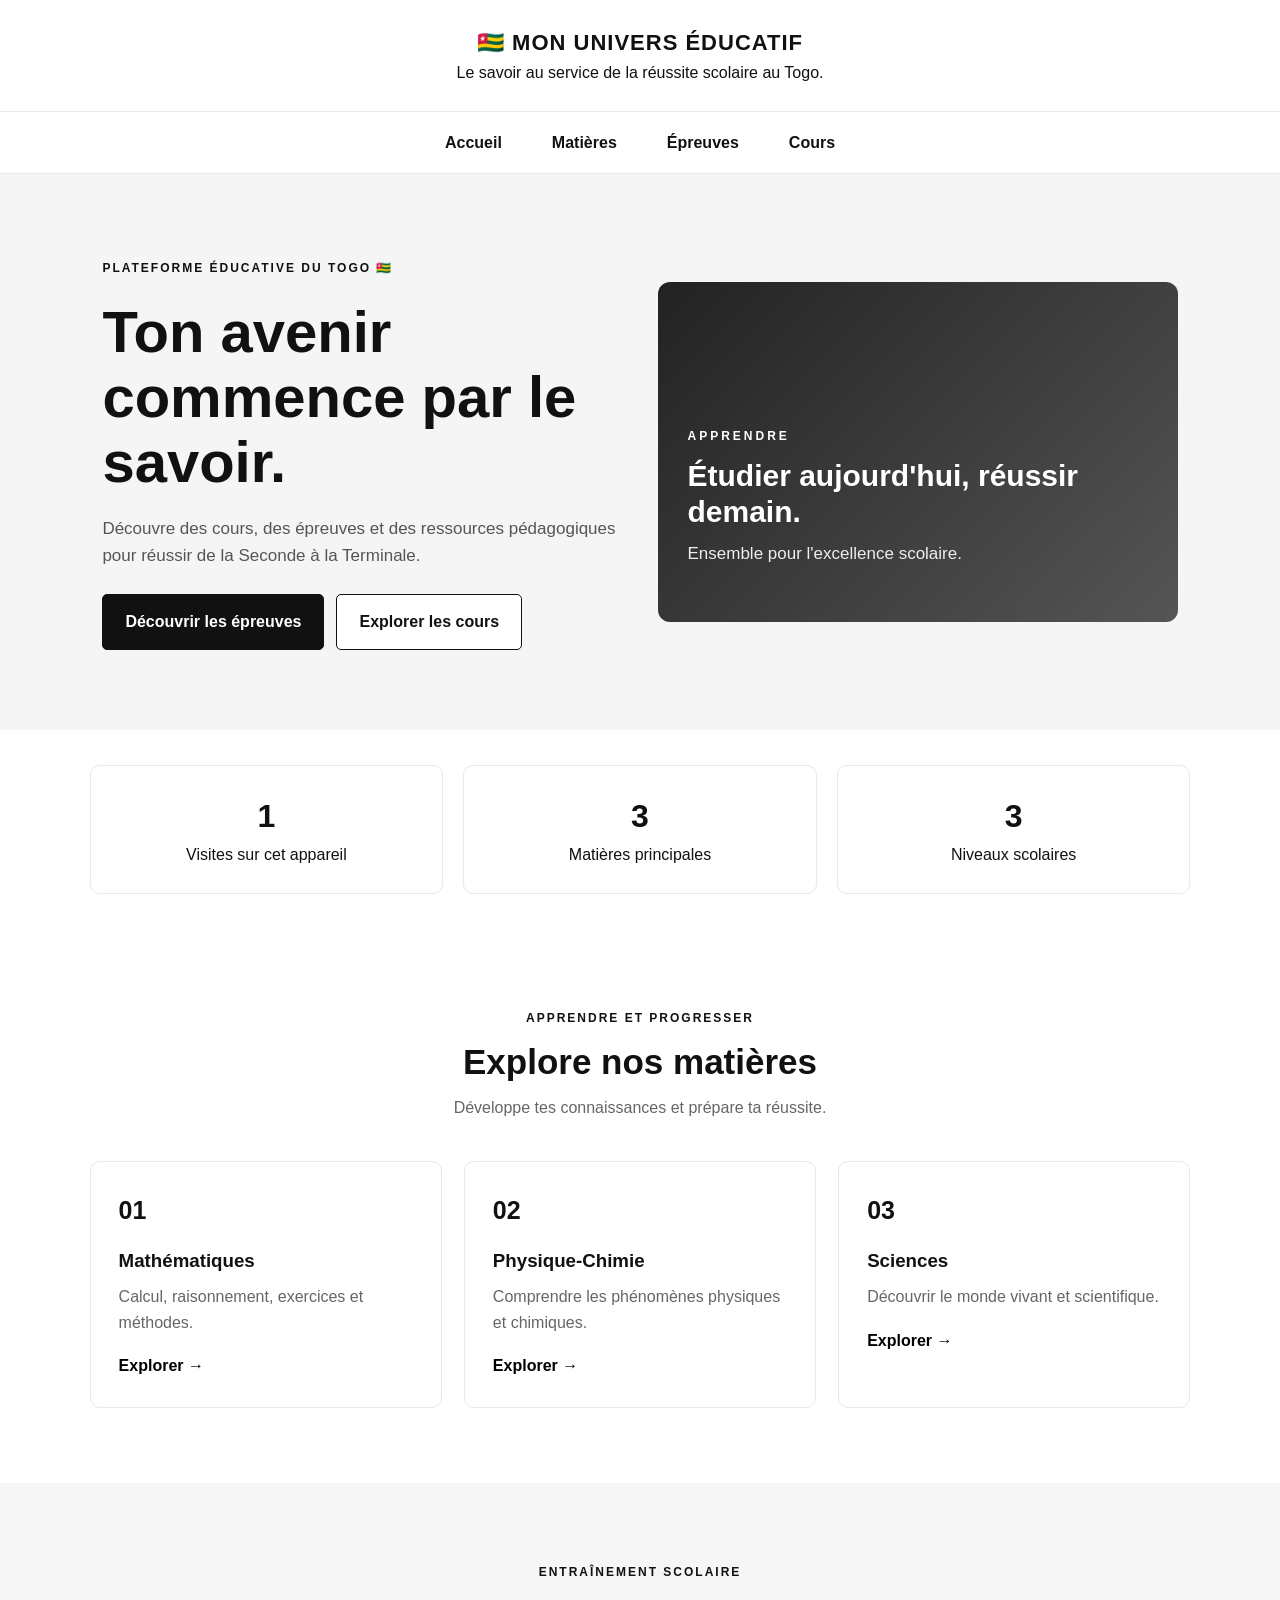
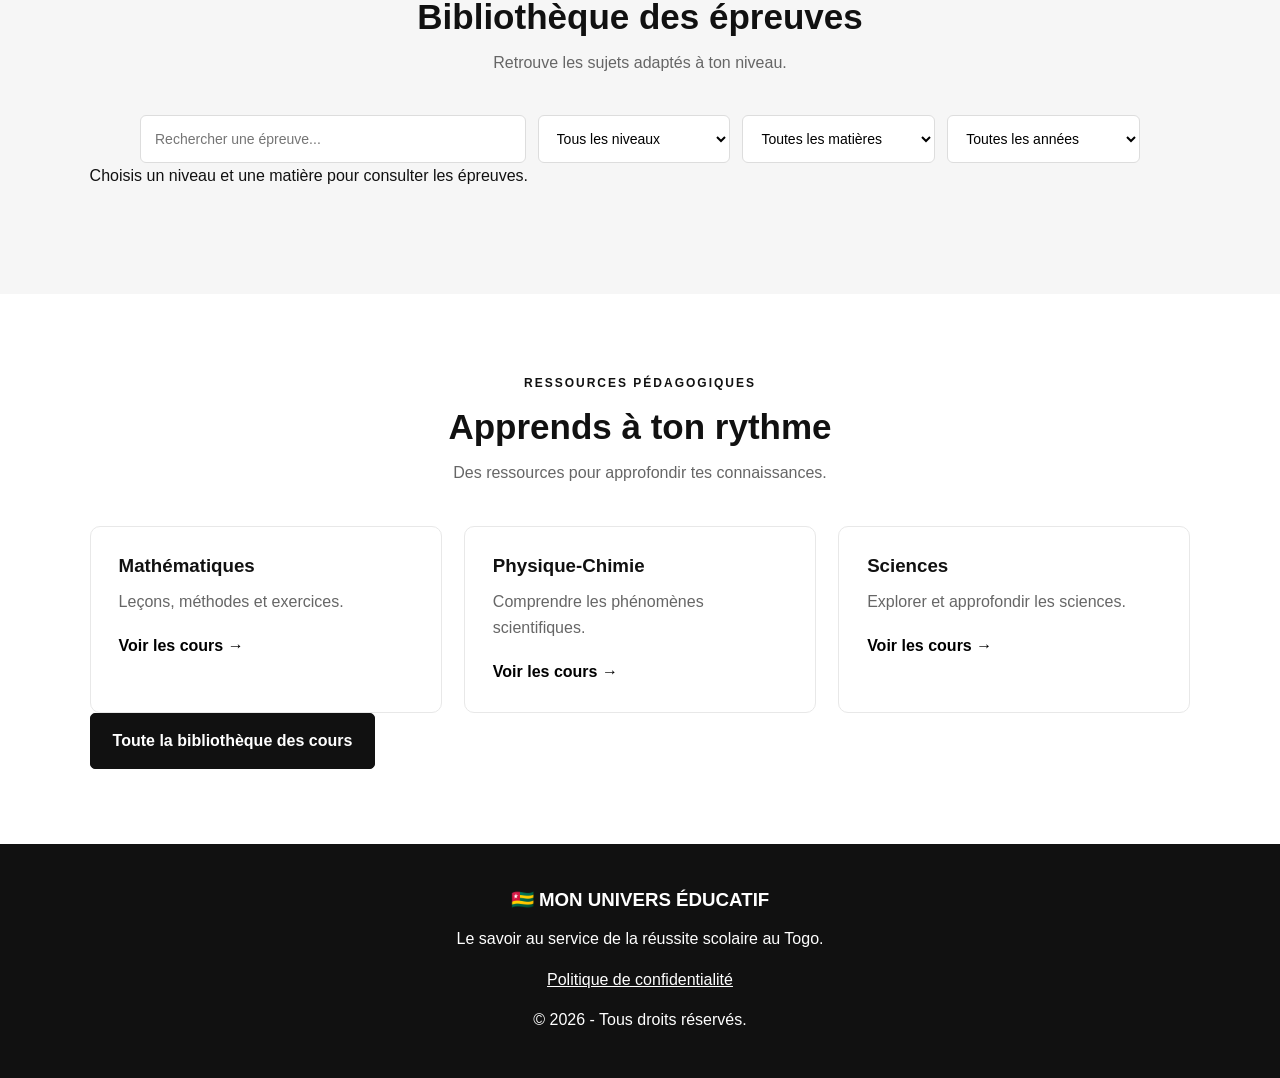
<file: index.html>
<!DOCTYPE html>
<html lang="fr">
<head>
  <meta charset="UTF-8">
  <meta name="viewport" content="width=device-width, initial-scale=1.0">
  <meta name="description" content="Mon Univers éducatif : cours, épreuves et exercices pour les élèves du Togo, de la Seconde à la Terminale.">
  <meta name="theme-color" content="#111111">
  <title>Mon Univers éducatif | Togo</title>
  <link rel="stylesheet" href="style.css">
</head>

<body>

<header class="entete">
  <a href="#accueil" class="logo">
    🇹🇬 MON UNIVERS ÉDUCATIF
  </a>
  <p>Le savoir au service de la réussite scolaire au Togo.</p>
</header>

<nav class="navigation">
  <a href="#accueil">Accueil</a>
  <a href="#matieres">Matières</a>
  <a href="#epreuves">Épreuves</a>
  <a href="#cours">Cours</a>
</nav>

<main>

  <!-- ACCUEIL -->
  <section id="accueil" class="hero">

    <div class="hero-contenu">
      <span class="etiquette">
        PLATEFORME ÉDUCATIVE DU TOGO 🇹🇬
      </span>

      <h1>
        Ton avenir commence par le savoir.
      </h1>

      <p>
        Découvre des cours, des épreuves et des ressources
        pédagogiques pour réussir de la Seconde à la Terminale.
      </p>

      <div class="hero-boutons">
        <a href="#epreuves" class="bouton-principal">
          Découvrir les épreuves
        </a>

        <a href="#cours" class="bouton-secondaire">
          Explorer les cours
        </a>
      </div>
    </div>

    <div class="hero-image">
      <div class="image-texte">
        <span>APPRENDRE</span>
        <h2>Étudier aujourd'hui, réussir demain.</h2>
        <p>Ensemble pour l'excellence scolaire.</p>
      </div>
    </div>

  </section>

  <!-- STATISTIQUES -->
  <section class="statistiques">
    <div class="stat-carte">
      <strong id="nombre-visites">0</strong>
      <p>Visites sur cet appareil</p>
    </div>

    <div class="stat-carte">
      <strong>3</strong>
      <p>Matières principales</p>
    </div>

    <div class="stat-carte">
      <strong>3</strong>
      <p>Niveaux scolaires</p>
    </div>
  </section>

  <!-- MATIERES -->
  <section id="matieres" class="section">

    <div class="titre-section">
      <span>APPRENDRE ET PROGRESSER</span>
      <h2>Explore nos matières</h2>
      <p>Développe tes connaissances et prépare ta réussite.</p>
    </div>

    <div class="grille-matieres">

      <article class="matiere">
        <div class="icone">01</div>
        <h3>Mathématiques</h3>
        <p>Calcul, raisonnement, exercices et méthodes.</p>
        <a href="mathematiques.html">Explorer →</a>
      </article>

      <article class="matiere">
        <div class="icone">02</div>
        <h3>Physique-Chimie</h3>
        <p>Comprendre les phénomènes physiques et chimiques.</p>
        <a href="physique-chimie.html">Explorer →</a>
      </article>

      <article class="matiere">
        <div class="icone">03</div>
        <h3>Sciences</h3>
        <p>Découvrir le monde vivant et scientifique.</p>
        <a href="sciences.html">Explorer →</a>
      </article>

    </div>
  </section>

  <!-- EPREUVES -->
  <section id="epreuves" class="section epreuves-section">

    <div class="titre-section">
      <span>ENTRAÎNEMENT SCOLAIRE</span>
      <h2>Bibliothèque des épreuves</h2>
      <p>Retrouve les sujets adaptés à ton niveau.</p>
    </div>

    <div class="recherche">

      <input type="search" id="recherche"
        placeholder="Rechercher une épreuve..."
        aria-label="Rechercher une épreuve">

      <select id="niveau" aria-label="Choisir un niveau">
        <option value="">Tous les niveaux</option>
        <option value="seconde">Seconde</option>
        <option value="premiere">Première</option>
        <option value="terminale">Terminale</option>
      </select>

      <select id="matiere" aria-label="Choisir une matière">
        <option value="">Toutes les matières</option>
        <option value="physique-chimie">Physique-Chimie</option>
        <option value="mathematiques">Mathématiques</option>
        <option value="sciences">Sciences</option>
      </select>

      <select id="annee" aria-label="Choisir une année">
        <option value="">Toutes les années</option>
        <option value="2026">2026</option>
        <option value="2025">2025</option>
        <option value="2024">2024</option>
        <option value="2023">2023</option>
      </select>

    </div>

    <p id="message" aria-live="polite"></p>

    <div id="liste-epreuves" class="grille-epreuves"></div>

  </section>

  <!-- COURS -->
  <section id="cours" class="section cours-section">

    <div class="titre-section">
      <span>RESSOURCES PÉDAGOGIQUES</span>
      <h2>Apprends à ton rythme</h2>
      <p>Des ressources pour approfondir tes connaissances.</p>
    </div>

    <div class="cours-container">

      <article class="cours-carte">
        <h3>Mathématiques</h3>
        <p>Leçons, méthodes et exercices.</p>
        <a href="mathematiques.html">Voir les cours →</a>
      </article>

      <article class="cours-carte">
        <h3>Physique-Chimie</h3>
        <p>Comprendre les phénomènes scientifiques.</p>
        <a href="physique-chimie.html">Voir les cours →</a>
      </article>

      <article class="cours-carte">
        <h3>Sciences</h3>
        <p>Explorer et approfondir les sciences.</p>
        <a href="sciences.html">Voir les cours →</a>
      </article>

    </div>

    <a href="cours.html" class="bouton-principal">
      Toute la bibliothèque des cours
    </a>

  </section>

</main>

<footer>
  <h3>🇹🇬 MON UNIVERS ÉDUCATIF</h3>
  <p>Le savoir au service de la réussite scolaire au Togo.</p>
  <a href="confidentialite.html">Politique de confidentialité</a>
  <p>© 2026 - Tous droits réservés.</p>
</footer>

<script src="script.js"></script>

</body>
  </html>
</file>
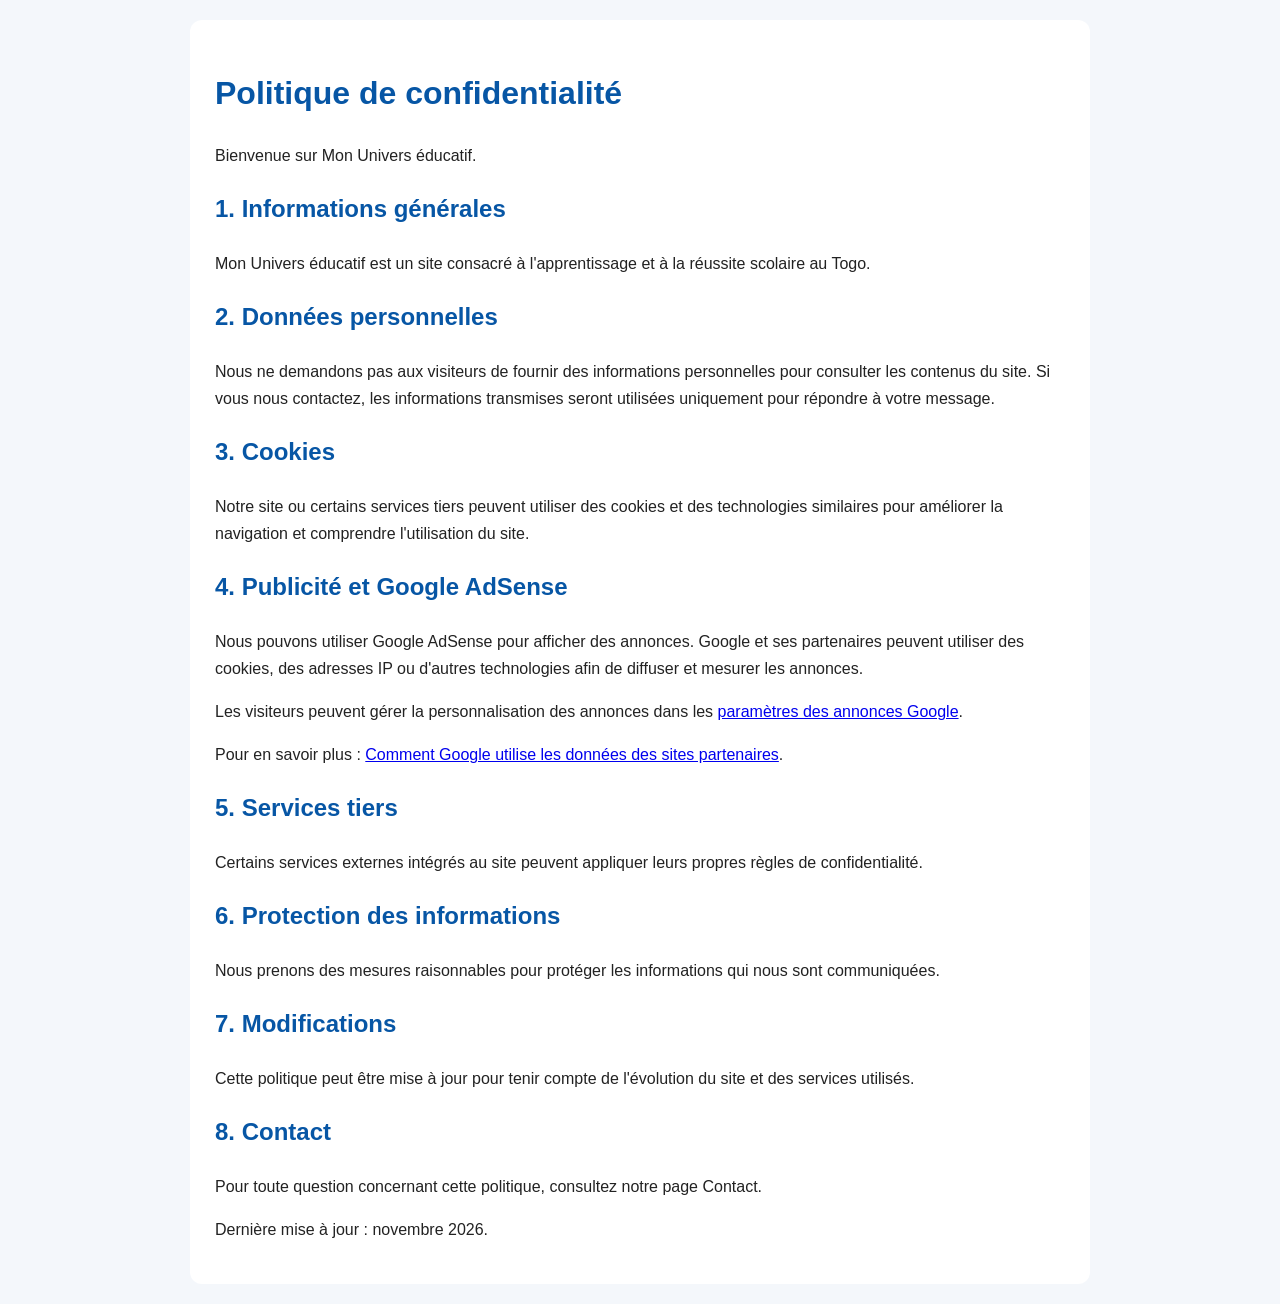
<file: confidentialite.html>
<!DOCTYPE html>
<html lang="fr">
<head>
  <meta charset="UTF-8">
  <meta name="viewport" content="width=device-width, initial-scale=1.0">
  <title>Politique de confidentialité - Mon Univers éducatif</title>
  <style>
    body {
      font-family: Arial, sans-serif;
      line-height: 1.7;
      margin: 0;
      padding: 20px;
      background: #f4f7fb;
      color: #222;
    }
    main {
      max-width: 850px;
      margin: auto;
      background: white;
      padding: 25px;
      border-radius: 12px;
    }
    h1, h2 { color: #0756a5; }
  </style>
</head>
<body>
<main>
  <h1>Politique de confidentialité</h1>
  <p>Bienvenue sur Mon Univers éducatif.</p>

  <h2>1. Informations générales</h2>
  <p>Mon Univers éducatif est un site consacré à l'apprentissage et à la réussite scolaire au Togo.</p>

  <h2>2. Données personnelles</h2>
  <p>Nous ne demandons pas aux visiteurs de fournir des informations personnelles pour consulter les contenus du site. Si vous nous contactez, les informations transmises seront utilisées uniquement pour répondre à votre message.</p>

  <h2>3. Cookies</h2>
  <p>Notre site ou certains services tiers peuvent utiliser des cookies et des technologies similaires pour améliorer la navigation et comprendre l'utilisation du site.</p>

  <h2>4. Publicité et Google AdSense</h2>
  <p>Nous pouvons utiliser Google AdSense pour afficher des annonces. Google et ses partenaires peuvent utiliser des cookies, des adresses IP ou d'autres technologies afin de diffuser et mesurer les annonces.</p>
  <p>Les visiteurs peuvent gérer la personnalisation des annonces dans les <a href="https://myadcenter.google.com/">paramètres des annonces Google</a>.</p>
  <p>Pour en savoir plus : <a href="https://policies.google.com/technologies/partner-sites">Comment Google utilise les données des sites partenaires</a>.</p>

  <h2>5. Services tiers</h2>
  <p>Certains services externes intégrés au site peuvent appliquer leurs propres règles de confidentialité.</p>

  <h2>6. Protection des informations</h2>
  <p>Nous prenons des mesures raisonnables pour protéger les informations qui nous sont communiquées.</p>

  <h2>7. Modifications</h2>
  <p>Cette politique peut être mise à jour pour tenir compte de l'évolution du site et des services utilisés.</p>

  <h2>8. Contact</h2>
  <p>Pour toute question concernant cette politique, consultez notre page Contact.</p>

  <p>Dernière mise à jour : novembre 2026.</p>
</main>
</body>
</html>
</file>
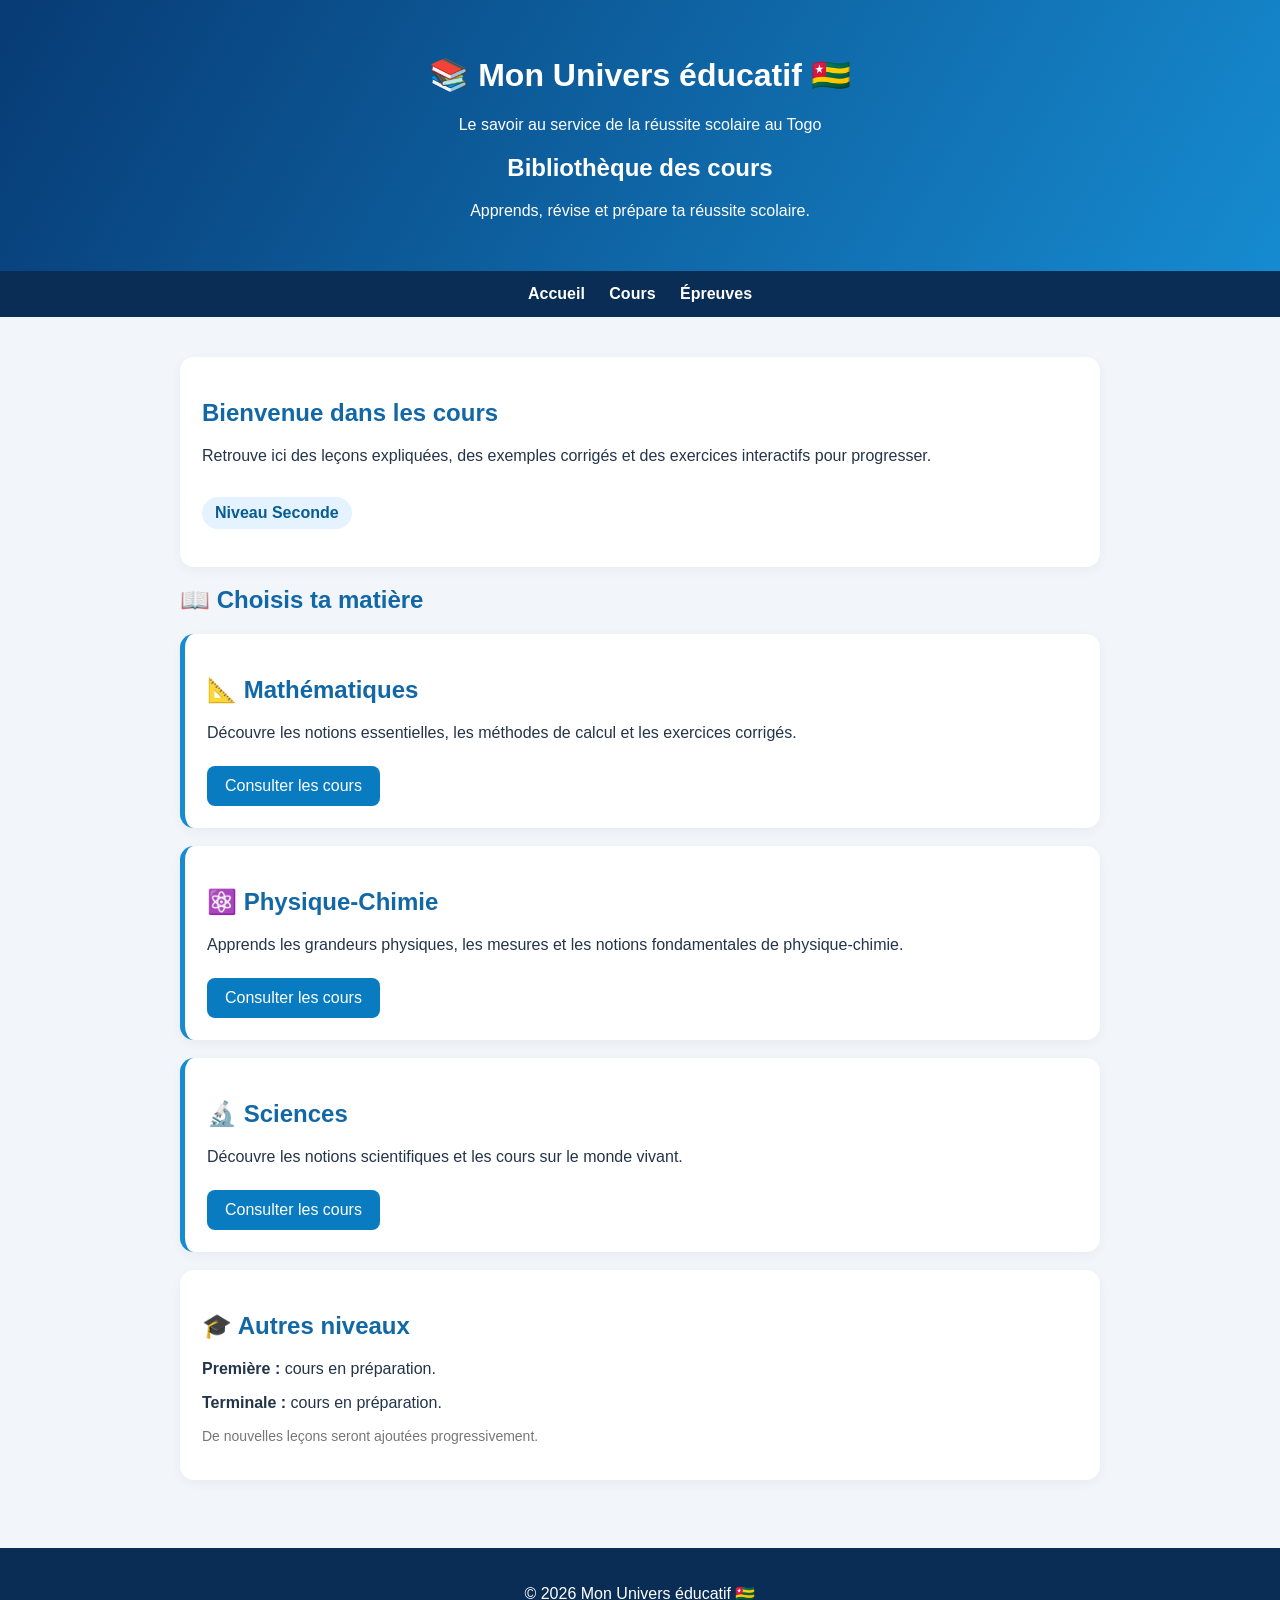
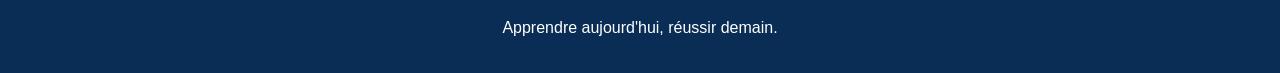
<file: cours.html>
<!DOCTYPE html>
<html lang="fr">
<head>
<meta charset="UTF-8">
<meta name="viewport" content="width=device-width, initial-scale=1">
<title>Bibliothèque des cours | Mon Univers éducatif</title>
<style>
*{box-sizing:border-box}
body{
 margin:0;
 font-family:Arial,sans-serif;
 background:#f2f5fa;
 color:#243449;
}
header{
 background:linear-gradient(120deg,#073b75,#168bd0);
 color:white;
 text-align:center;
 padding:35px 15px;
}
nav{
 background:#092d55;
 padding:14px;
 text-align:center;
}
nav a{
 color:white;
 text-decoration:none;
 margin:10px;
 font-weight:bold;
}
.container{
 max-width:950px;
 margin:25px auto;
 padding:15px;
}
.intro,.subject{
 background:white;
 border-radius:14px;
 padding:22px;
 margin-bottom:18px;
 box-shadow:0 3px 12px #0000000c;
}
h2{color:#1267a7}
.subject{
 border-left:5px solid #168bd0;
}
.subject a{
 display:inline-block;
 background:#087bc1;
 color:white;
 text-decoration:none;
 padding:11px 18px;
 border-radius:8px;
 margin-top:8px;
}
.subject a:hover{background:#075c91}
.level{
 display:inline-block;
 background:#e5f2ff;
 color:#075c91;
 padding:7px 13px;
 border-radius:20px;
 font-weight:bold;
}
.coming{
 color:#777;
 font-size:14px;
}
footer{
 background:#092d55;
 color:white;
 text-align:center;
 padding:20px;
 margin-top:35px;
}
</style>
</head>
<body>

<header>
<h1>📚 Mon Univers éducatif 🇹🇬</h1>
<p>Le savoir au service de la réussite scolaire au Togo</p>
<h2 style="color:white">Bibliothèque des cours</h2>
<p>Apprends, révise et prépare ta réussite scolaire.</p>
</header>

<nav>
<a href="index.html">Accueil</a>
<a href="cours.html">Cours</a>
<a href="index.html#epreuves">Épreuves</a>
</nav>

<main class="container">

<section class="intro">
<h2>Bienvenue dans les cours</h2>
<p>
Retrouve ici des leçons expliquées, des exemples
corrigés et des exercices interactifs pour progresser.
</p>
<p class="level">Niveau Seconde</p>
</section>

<h2>📖 Choisis ta matière</h2>

<section class="subject">
<h2>📐 Mathématiques</h2>
<p>
Découvre les notions essentielles, les méthodes
de calcul et les exercices corrigés.
</p>
<a href="mathematiques.html">Consulter les cours</a>
</section>

<section class="subject">
<h2>⚛️ Physique-Chimie</h2>
<p>
Apprends les grandeurs physiques, les mesures
et les notions fondamentales de physique-chimie.
</p>
<a href="physique-chimie.html">Consulter les cours</a>
</section>

<section class="subject">
<h2>🔬 Sciences</h2>
<p>
Découvre les notions scientifiques et les cours
sur le monde vivant.
</p>
<a href="sciences.html">Consulter les cours</a>
</section>

<section class="intro">
<h2>🎓 Autres niveaux</h2>
<p><b>Première :</b> cours en préparation.</p>
<p><b>Terminale :</b> cours en préparation.</p>
<p class="coming">
De nouvelles leçons seront ajoutées progressivement.
</p>
</section>

</main>

<footer>
<p>© 2026 Mon Univers éducatif 🇹🇬</p>
<p>Apprendre aujourd'hui, réussir demain.</p>
</footer>

</body>
 </html>
</file>
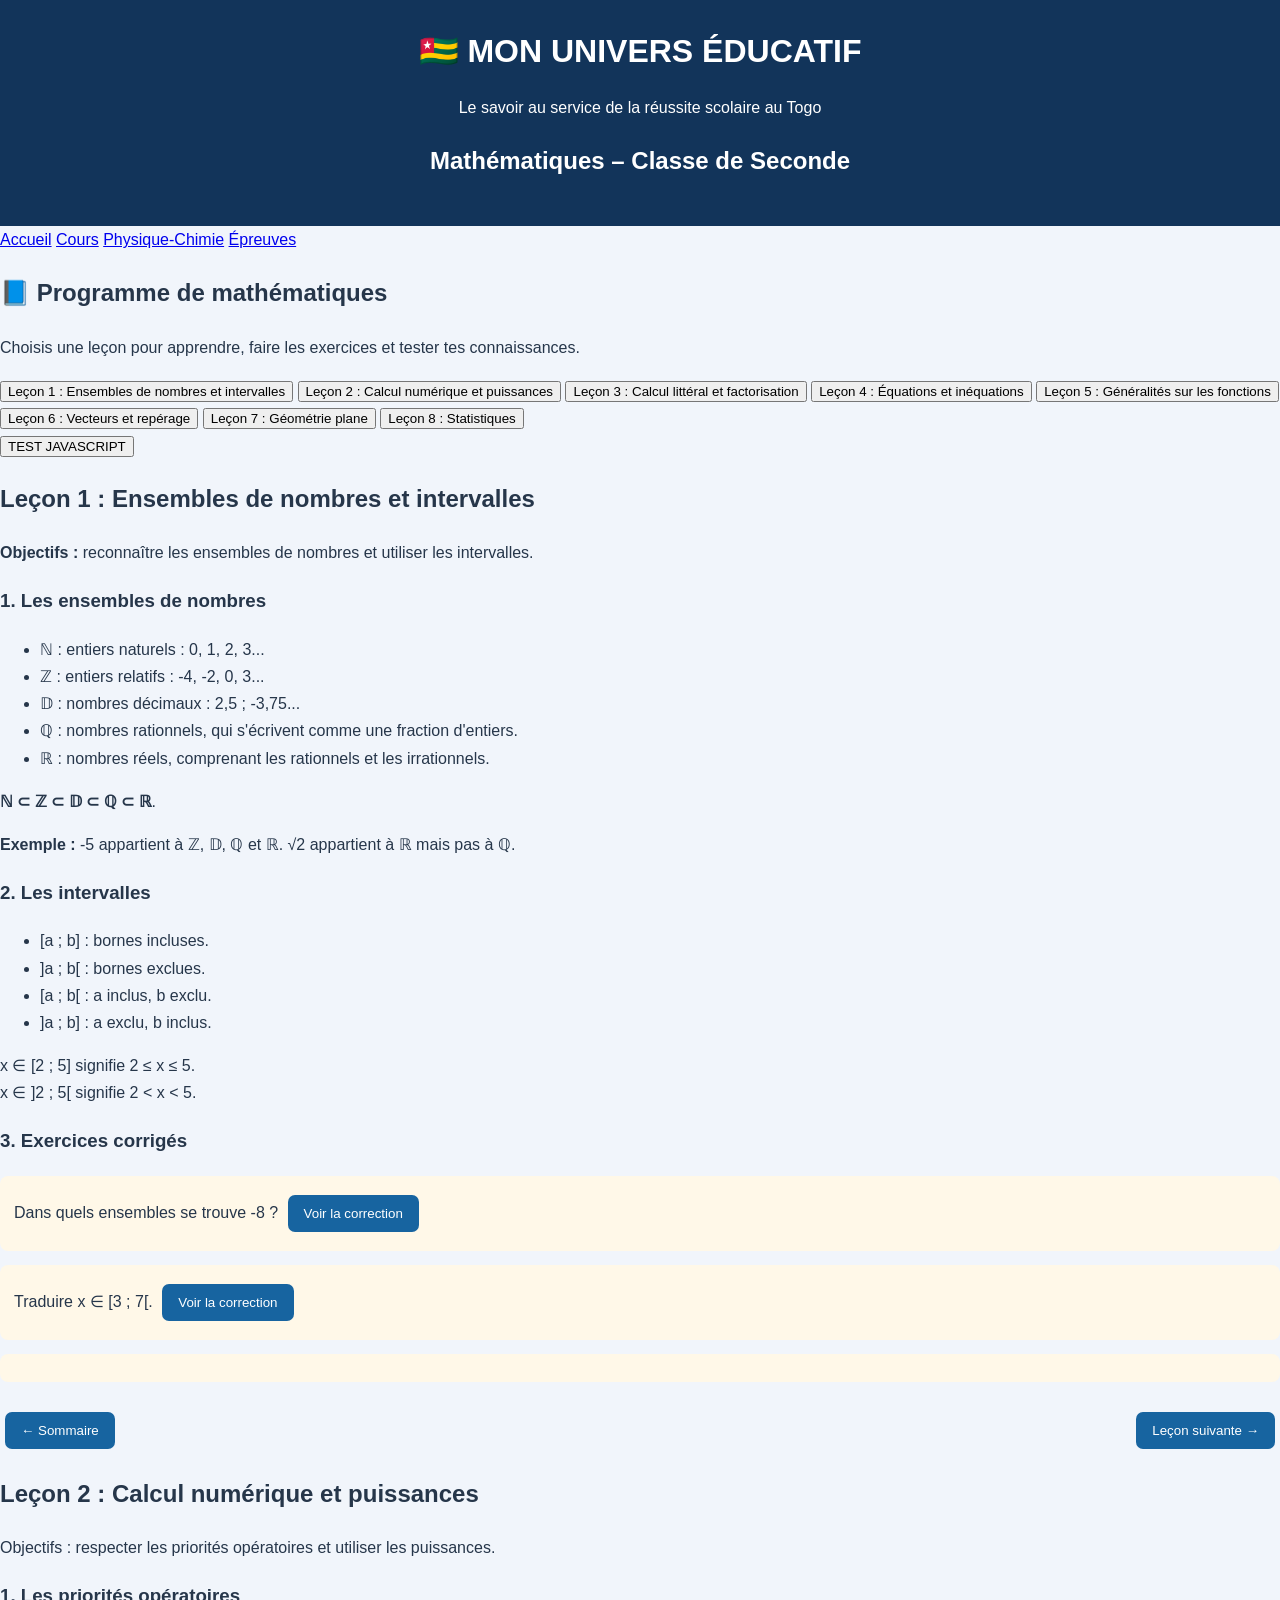
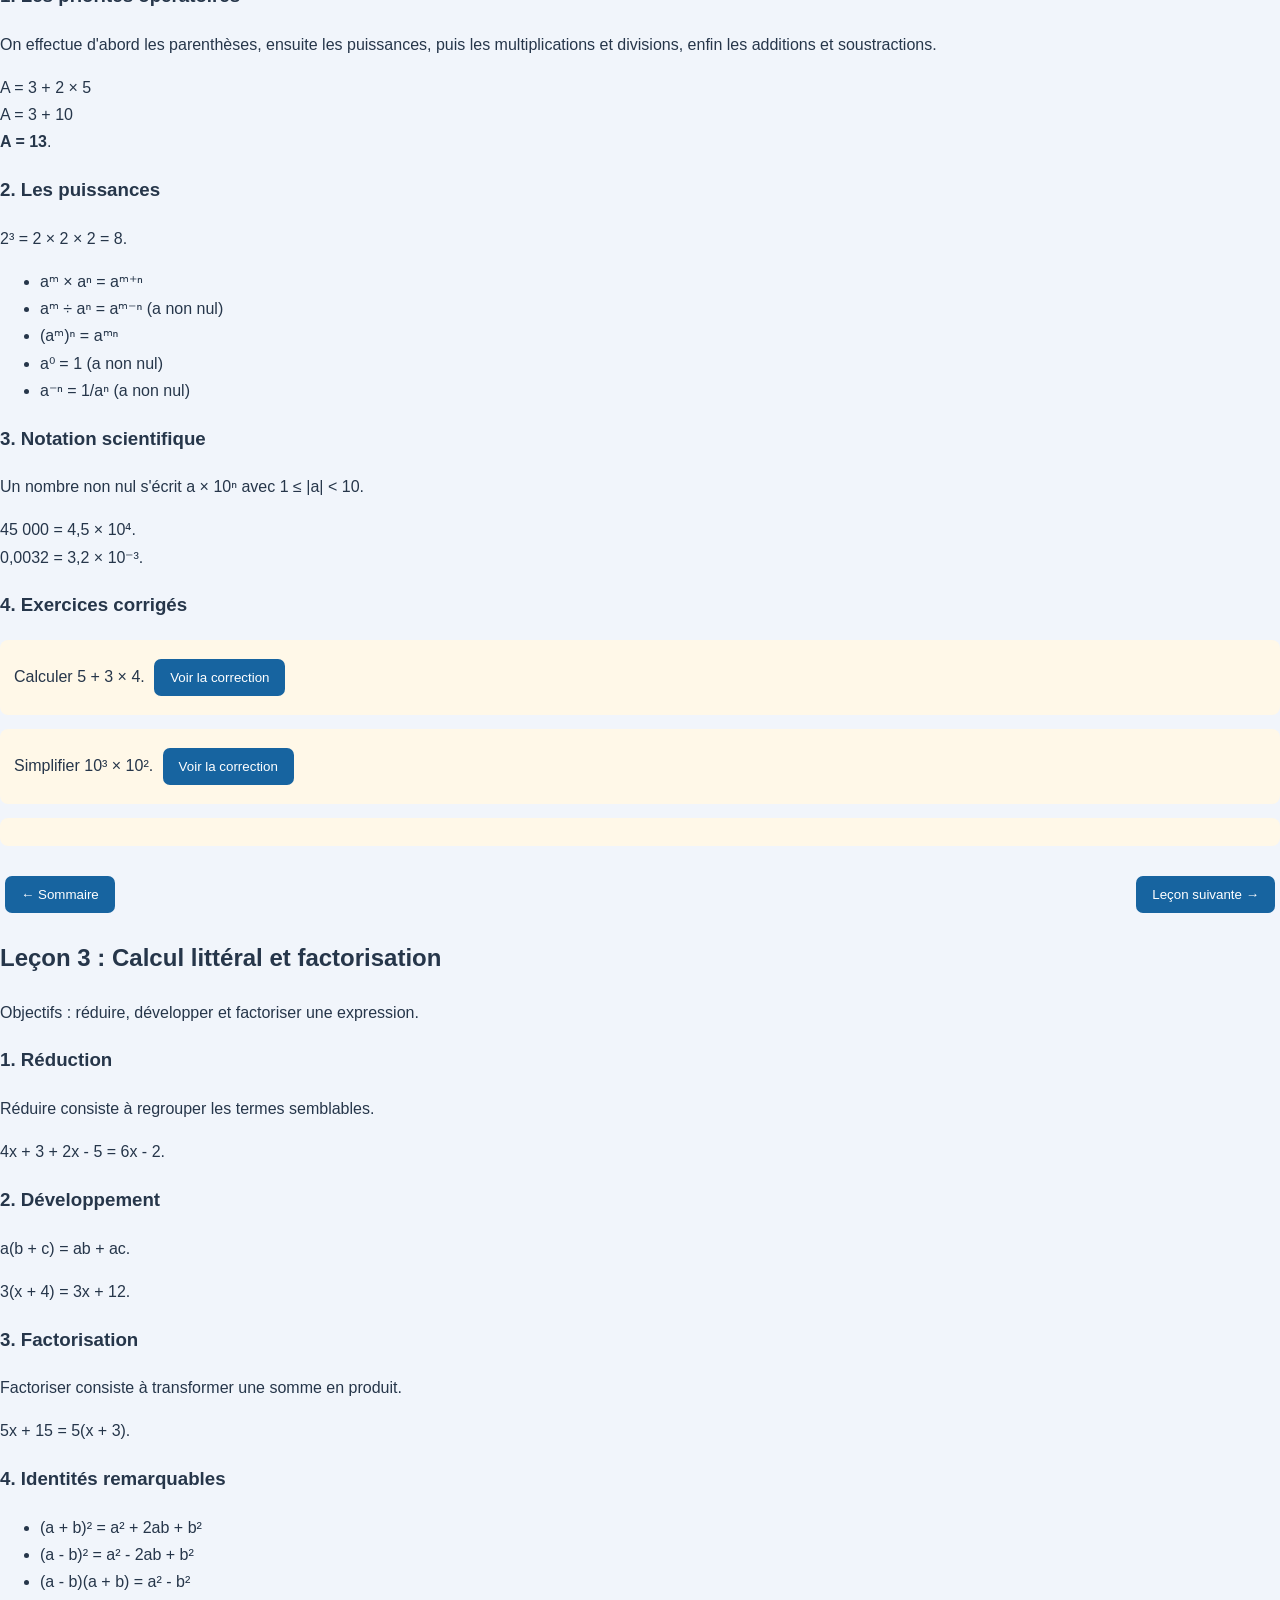
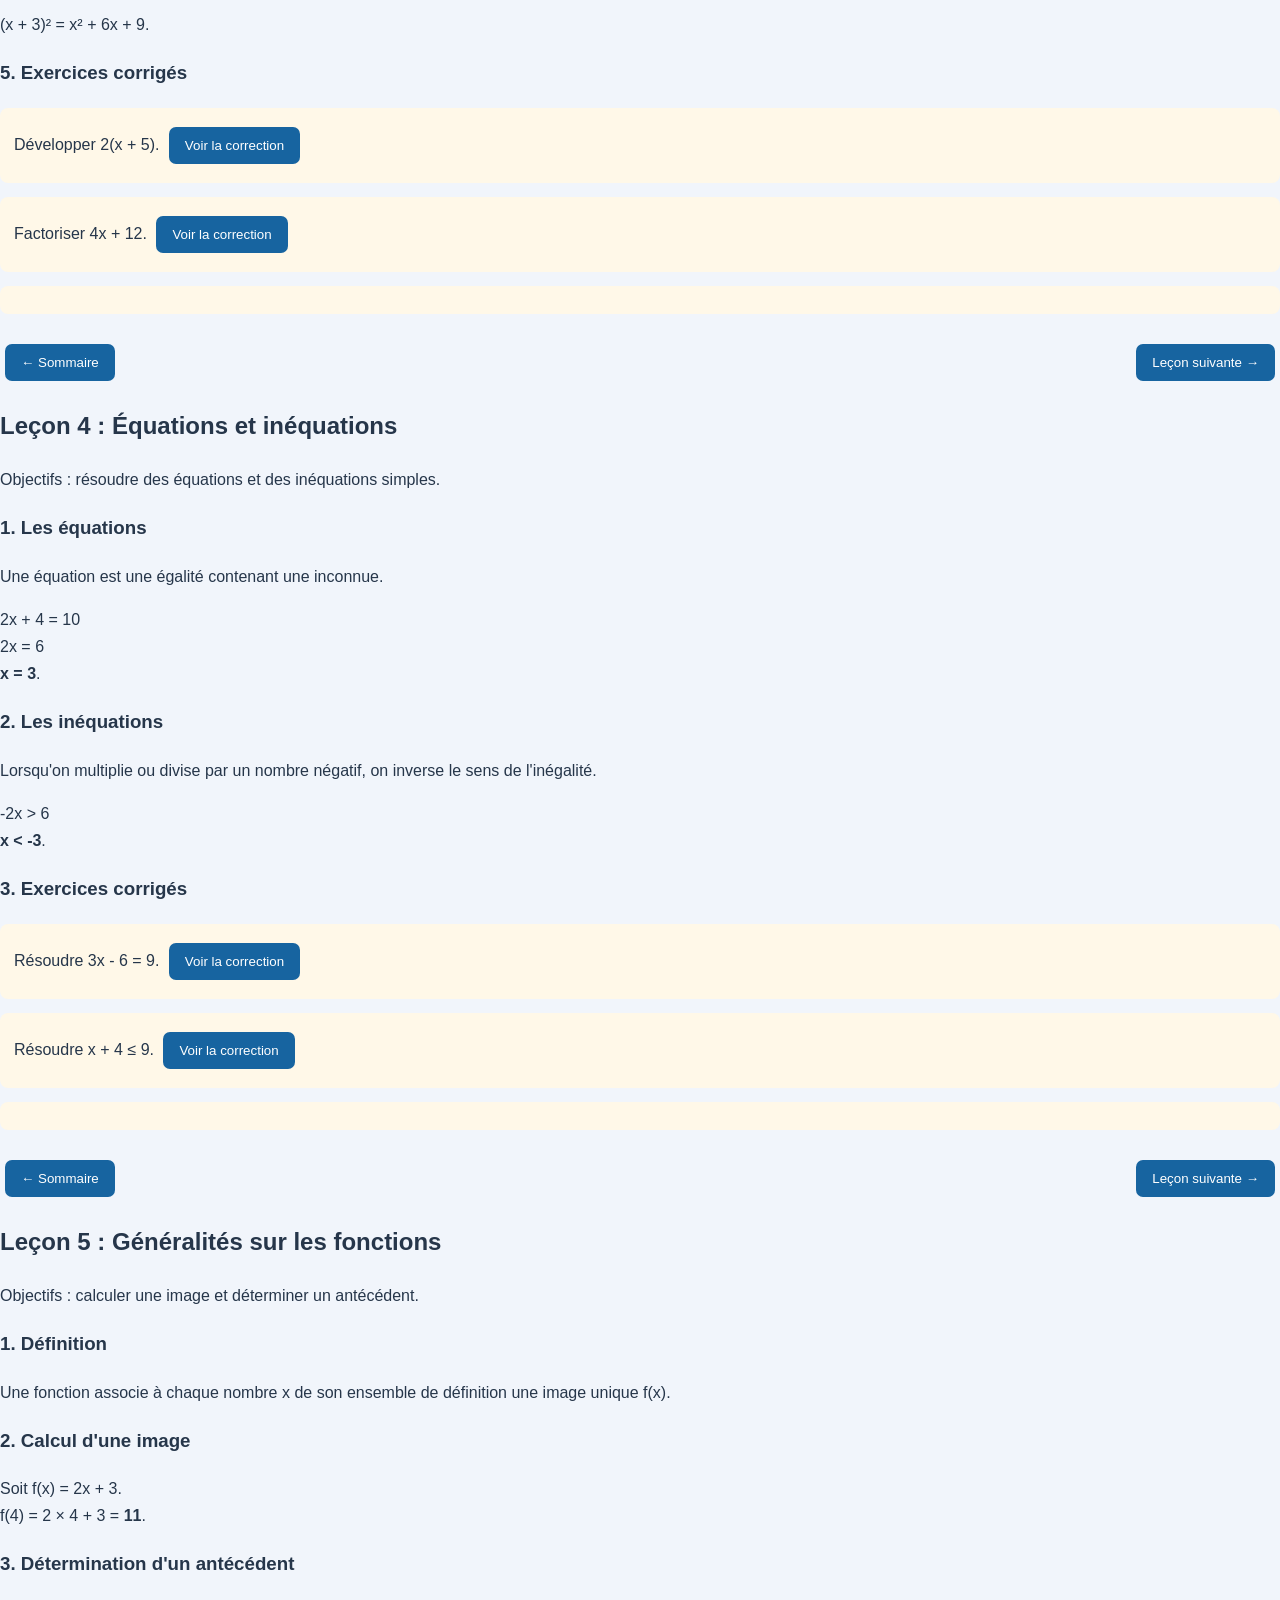
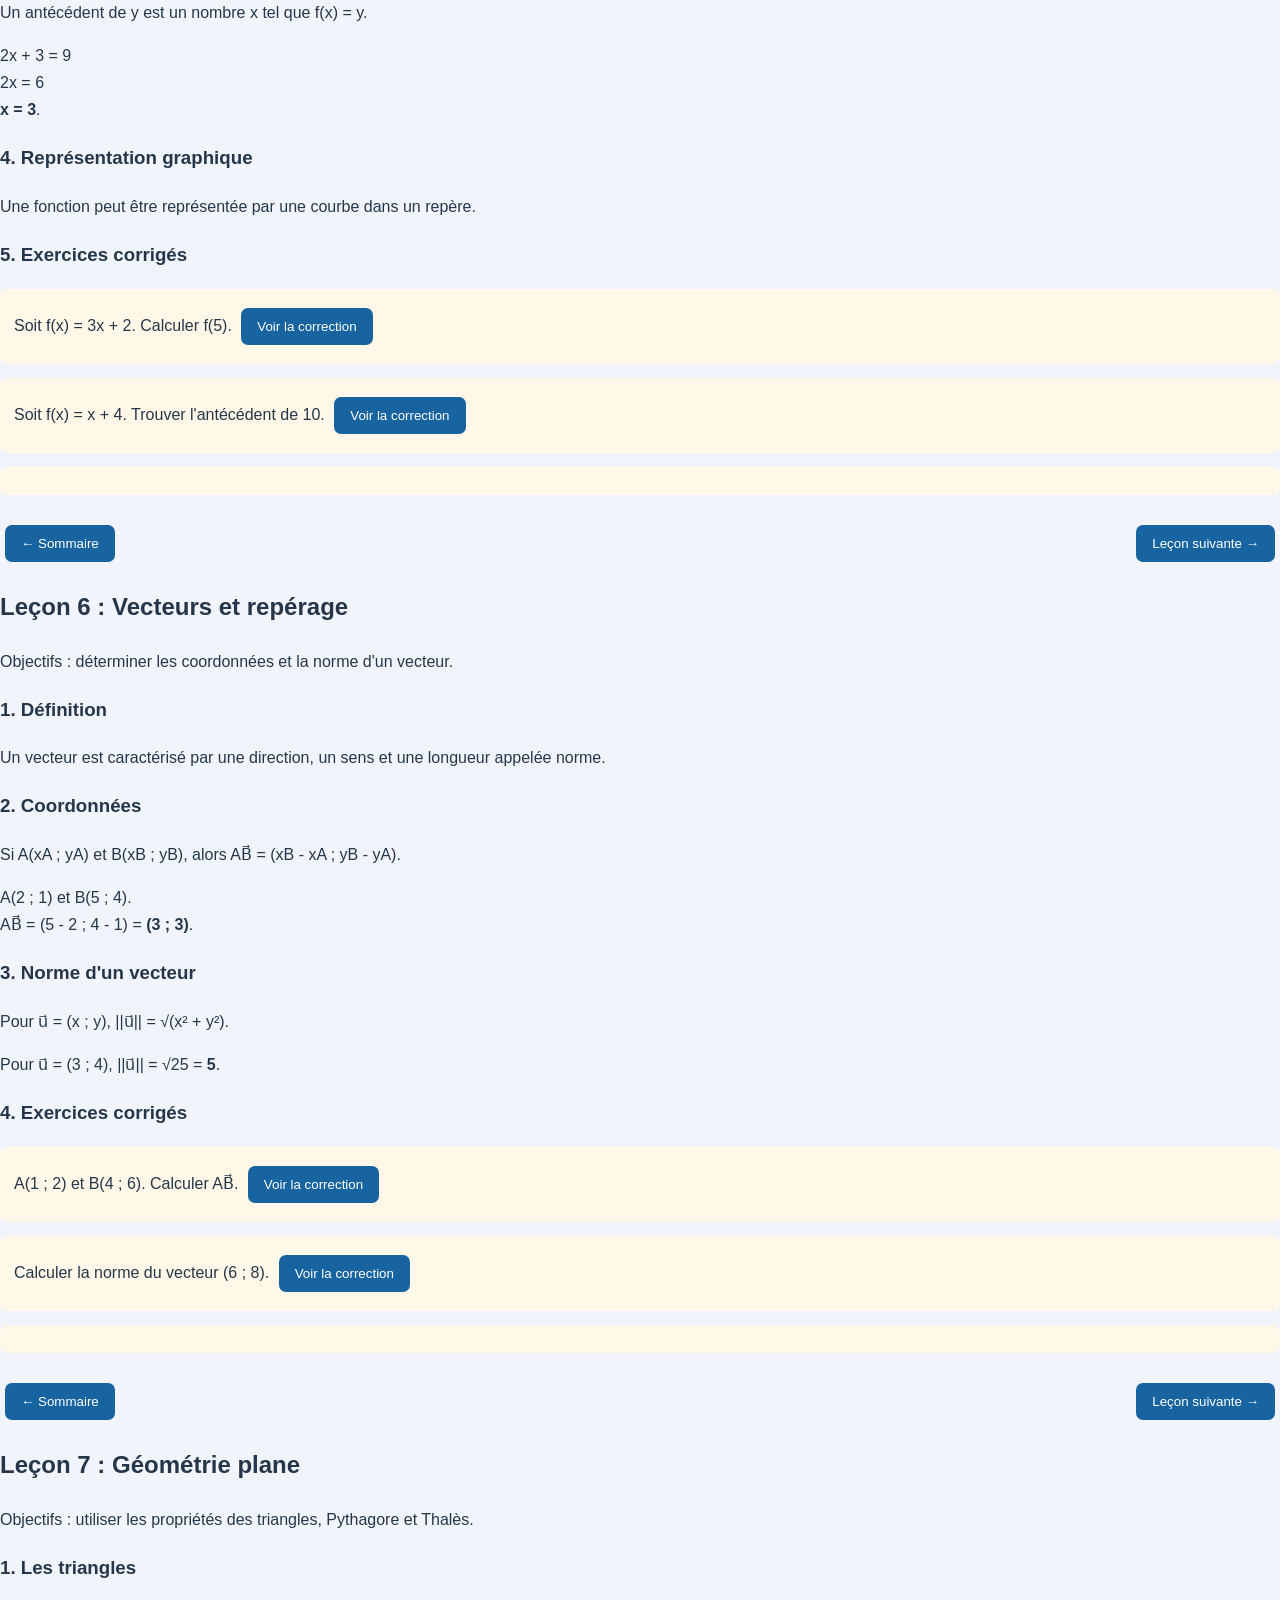
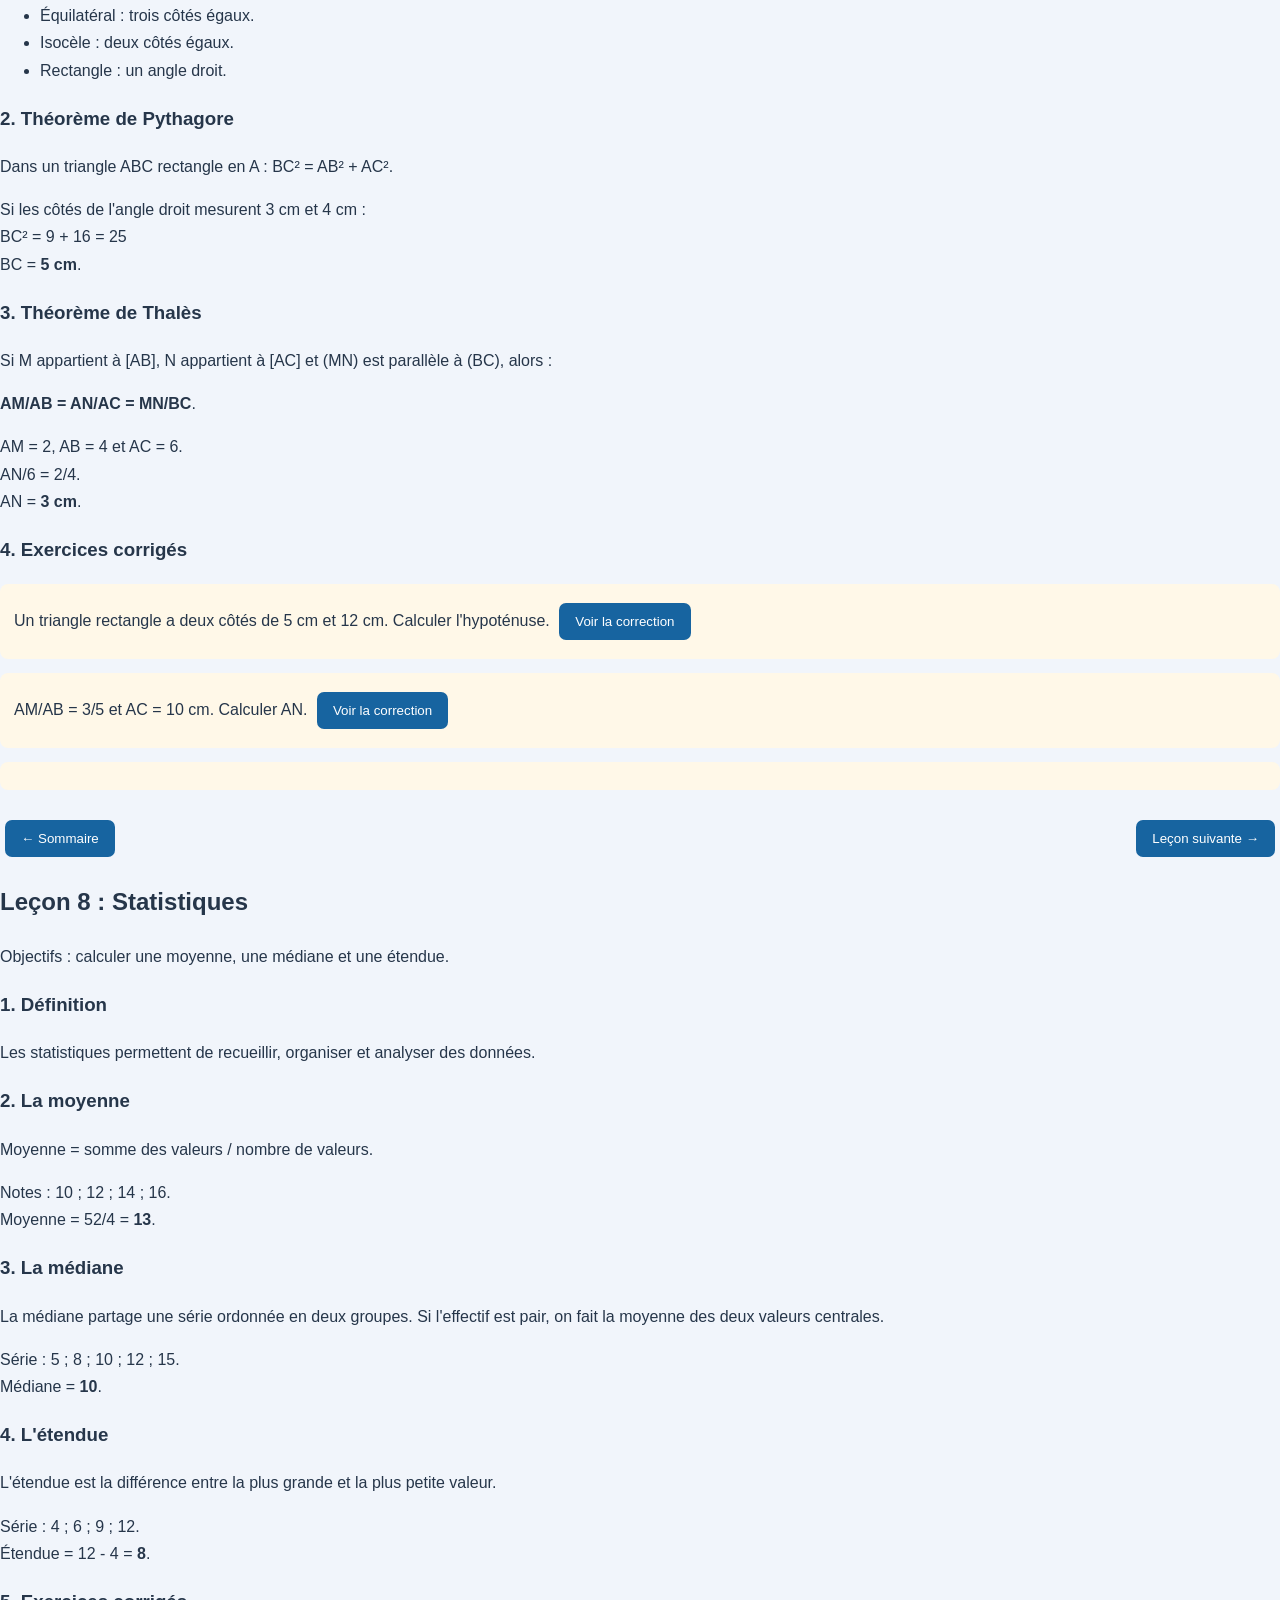
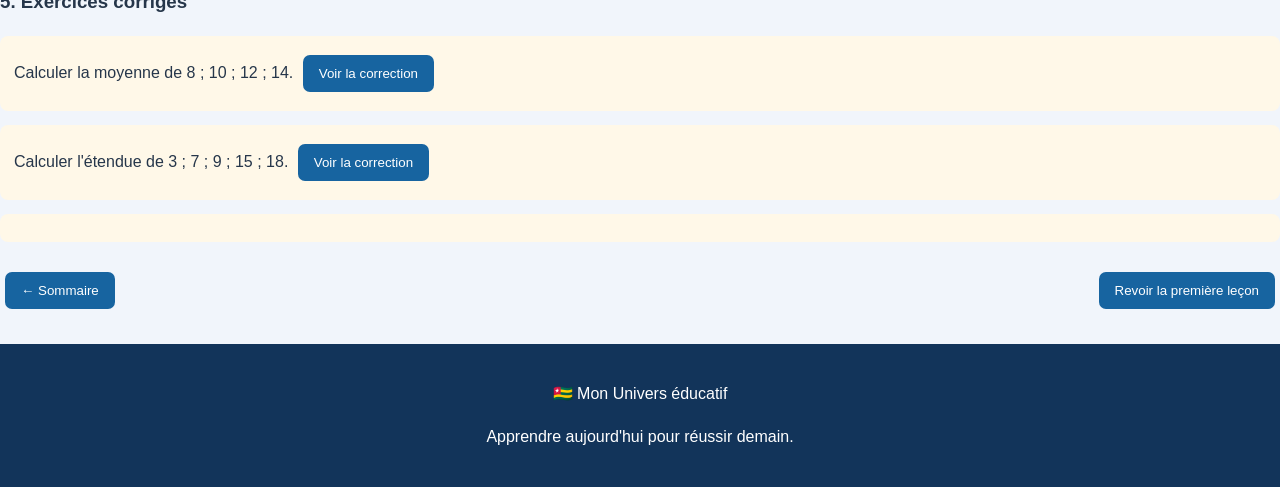
<file: mathematiques.html>
<!DOCTYPE html>
<html lang="fr">
<head>
<meta charset="UTF-8">
<meta name="viewport" content="width=device-width, initial-scale=1">
<title>Mathématiques Seconde | Mon Univers éducatif</title>

<style>
*{box-sizing:border-box}

body{
 margin:0;
 font-family:Arial,sans-serif;
 background:#f1f5fb;
 color:#26364a;
 line-height:1.7;
}

header{
 background:#12345a;
 color:white;
 padding:24px 12px;
 text-align:center;
}

header h1{margin:0}
titre  h2 { couleur : blanc }

nav {
 fond : blanc ;
 marge intérieure : 12 px ;
 alignement du texte : centre ;
 box-shadow : 0  2 px  8 px #0001;
}

navigation  a {
 affichage : bloc en ligne ;
 couleur :#12345a;
 text-decoration : aucune ;
 marge : 5 px  9 px ;
 police-weight : gras ;
}

.conteneur {​
 largeur maximale : 950 px ;
 marge : 25 px  auto ;
 marge intérieure : 0  14 px ;
}

. carte {
 fond : blanc ;
 marge intérieure : 22 px ;
 marge inférieure : 18 px ;
 bordure-radius : 12 px ;
 box-shadow : 0  3 px  12 px #0000000d;
}

h2 { couleur :#12345a }
h3 { couleur :#1764a0 }

. lecon-btn {
 largeur : 100 % ;
 text-align : gauche ;
 marge intérieure : 14 px ;
 marge : 7 px  0 ;
 bordure : 1 px  solide #d5e2ef;
 bordure-radius : 9 px ;
 fond : blanc ;
 couleur :#12345a;
 taille de police : 16 px ;
 police-weight : gras ;
 curseur : pointeur ;
}

.lecon -btn : hover { background : #eaf3fc }

.contenu { affichage : aucun }​
.contenu .active { display : block }​​

.objectif {​
 arrière-plan :#eaf3fc;
 marge intérieure : 12 px ;
 bordure gauche : 4 px  solide #1764a0;
 bordure-radius : 5 px ;
}

.exemple {​
 arrière-plan :#f5f8fc;
 bordure gauche : 4 px  solide #15956b;
 marge intérieure : 12 px ;
 margin:12px 0;
 border-radius:5px;
}

.exercice,.quiz{
 background:#fff8e8;
 padding:14px;
 border-radius:8px;
 margin:14px 0;
}

.correction{
 display:none;
 background:#e8f7ed;
 padding:12px;
 border-radius:7px;
 margin-top:8px;
}

.action{
 background:#1764a0;
 color:white;
 border:0;
 padding:11px 16px;
 border-radius:7px;
 cursor:pointer;
 margin:5px;
}

.navigation{
 display:flex;
 justify-content:space-between;
 flex-wrap:wrap;
 margin-top:25px;
}

.quiz label{
 display:block;
 padding:7px;
 cursor:pointer;
}

.quiz-question{
 margin:15px 0;
 padding:10px;
 background:white;
 border-radius:7px;
}

.quiz-result{
 font-weight:bold;
 margin-top:12px;
}

footer{
 text-align:center;
 background:#12345a;
 color:white;
 padding:20px;
 margin-top:30px;
}
</style>
</head>

<body>

<header>
<h1>🇹🇬 MON UNIVERS ÉDUCATIF</h1>
<p>Le savoir au service de la réussite scolaire au Togo</p>
<h2>Mathématiques – Classe de Seconde</h2>
</header>

<nav>
<a href="index.html">Accueil</a>
<a href="cours.html">Cours</a>
<a href="physique-chimie.html">Physique-Chimie</a>
<a href="epreuves.html">Épreuves</a>
</nav>

<main class="container">

<section class="card" id="sommaire">
<h2>📘 Programme de mathématiques</h2>
<p>Choisis une leçon pour apprendre, faire les exercices et tester tes connaissances.</p>

<button class="lecon-btn" onclick="ouvrirLecon(1)">Leçon 1 : Ensembles de nombres et intervalles</button>
<button class="lecon-btn" onclick="ouvrirLecon(2)">Leçon 2 : Calcul numérique et puissances</button>
<button class="lecon-btn" onclick="ouvrirLecon(3)">Leçon 3 : Calcul littéral et factorisation</button>
<button class="lecon-btn" onclick="ouvrirLecon(4)">Leçon 4 : Équations et inéquations</button>
<button class="lecon-btn" onclick="ouvrirLecon(5)">Leçon 5 : Généralités sur les fonctions</button>
<button class="lecon-btn" onclick="ouvrirLecon(6)">Leçon 6 : Vecteurs et repérage</button>
<button class="lecon-btn" onclick="ouvrirLecon(7)">Leçon 7 : Géométrie plane</button>
<button class="lecon-btn" onclick="ouvrirLecon(8)">Leçon 8 : Statistiques</button>
</section>
<button onclick="alert('Le bouton fonctionne !')">
  TEST JAVASCRIPT
 </button>
<!-- LEÇON 1 -->
<section class="card contenu" id="lecon1">
<h2>Leçon 1 : Ensembles de nombres et intervalles</h2>
<div class="objectif"><strong>Objectifs :</strong> reconnaître les ensembles de nombres et utiliser les intervalles.</div>

<h3>1. Les ensembles de nombres</h3>
<ul>
<li>ℕ : entiers naturels : 0, 1, 2, 3...</li>
<li>ℤ : entiers relatifs : -4, -2, 0, 3...</li>
<li>𝔻 : nombres décimaux : 2,5 ; -3,75...</li>
<li>ℚ : nombres rationnels, qui s'écrivent comme une fraction d'entiers.</li>
<li>ℝ : nombres réels, comprenant les rationnels et les irrationnels.</li>
</ul>

<p><strong>ℕ ⊂ ℤ ⊂ 𝔻 ⊂ ℚ ⊂ ℝ</strong>.</p>

<div class="exemple">
<strong>Exemple :</strong> -5 appartient à ℤ, 𝔻, ℚ et ℝ. √2 appartient à ℝ mais pas à ℚ.
</div>

<h3>2. Les intervalles</h3>
<ul>
<li>[a ; b] : bornes incluses.</li>
<li>]a ; b[ : bornes exclues.</li>
<li>[a ; b[ : a inclus, b exclu.</li>
<li>]a ; b] : a exclu, b inclus.</li>
</ul>

<div class="exemple">
x ∈ [2 ; 5] signifie 2 ≤ x ≤ 5.<br>
x ∈ ]2 ; 5[ signifie 2 < x < 5.
</div>

<h3>3. Exercices corrigés</h3>

<div class="exercice">
Dans quels ensembles se trouve -8 ?
<button class="action" onclick="afficherCorrection('c1')">Voir la correction</button>
<div class="correction" id="c1">-8 appartient à ℤ, 𝔻, ℚ et ℝ, mais pas à ℕ.</div>
</div>

<div class="exercice">
Traduire x ∈ [3 ; 7[.
<button class="action" onclick="afficherCorrection('c2')">Voir la correction</button>
<div class="correction" id="c2">3 ≤ x < 7.</div>
</div>

<div class="quiz" id="quiz1"></div>
<div class="navigation">
<button class="action" onclick="retourSommaire()">← Sommaire</button>
<button class="action" onclick="ouvrirLecon(2)">Leçon suivante →</button>
</div>
</section>

<!-- LEÇON 2 -->
<section class="card contenu" id="lecon2">
<h2>Leçon 2 : Calcul numérique et puissances</h2>
<div class="objectif">Objectifs : respecter les priorités opératoires et utiliser les puissances.</div>

<h3>1. Les priorités opératoires</h3>
<p>On effectue d'abord les parenthèses, ensuite les puissances, puis les multiplications et divisions, enfin les additions et soustractions.</p>

<div class="exemple">
A = 3 + 2 × 5<br>
A = 3 + 10<br>
<strong>A = 13</strong>.
</div>

<h3>2. Les puissances</h3>
<p>2³ = 2 × 2 × 2 = 8.</p>
<ul>
<li>aᵐ × aⁿ = aᵐ⁺ⁿ</li>
<li>aᵐ ÷ aⁿ = aᵐ⁻ⁿ (a non nul)</li>
<li>(aᵐ)ⁿ = aᵐⁿ</li>
<li>a⁰ = 1 (a non nul)</li>
<li>a⁻ⁿ = 1/aⁿ (a non nul)</li>
</ul>

<h3>3. Notation scientifique</h3>
<p>Un nombre non nul s'écrit a × 10ⁿ avec 1 ≤ |a| < 10.</p>

<div class="exemple">
45 000 = 4,5 × 10⁴.<br>
0,0032 = 3,2 × 10⁻³.
</div>

<h3>4. Exercices corrigés</h3>
<div class="exercice">
Calculer 5 + 3 × 4.
<button class="action" onclick="afficherCorrection('c3')">Voir la correction</button>
<div class="correction" id="c3">5 + 12 = 17.</div>
</div>

<div class="exercice">
Simplifier 10³ × 10².
<button class="action" onclick="afficherCorrection('c4')">Voir la correction</button>
<div class="correction" id="c4">10³ × 10² = 10⁵ = 100 000.</div>
</div>

<div class="quiz" id="quiz2"></div>
<div class="navigation">
<button class="action" onclick="retourSommaire()">← Sommaire</button>
<button class="action" onclick="ouvrirLecon(3)">Leçon suivante →</button>
</div>
</section>

<!-- LEÇON 3 -->
<section class="card contenu" id="lecon3">
<h2>Leçon 3 : Calcul littéral et factorisation</h2>
<div class="objectif">Objectifs : réduire, développer et factoriser une expression.</div>

<h3>1. Réduction</h3>
<p>Réduire consiste à regrouper les termes semblables.</p>
<div class="exemple">4x + 3 + 2x - 5 = 6x - 2.</div>

<h3>2. Développement</h3>
<p>a(b + c) = ab + ac.</p>
<div class="exemple">3(x + 4) = 3x + 12.</div>

<h3>3. Factorisation</h3>
<p>Factoriser consiste à transformer une somme en produit.</p>
<div class="exemple">5x + 15 = 5(x + 3).</div>

<h3>4. Identités remarquables</h3>
<ul>
<li>(a + b)² = a² + 2ab + b²</li>
<li>(a - b)² = a² - 2ab + b²</li>
<li>(a - b)(a + b) = a² - b²</li>
</ul>

<div class="exemple">(x + 3)² = x² + 6x + 9.</div>

<h3>5. Exercices corrigés</h3>
<div class="exercice">
Développer 2(x + 5).
<button class="action" onclick="afficherCorrection('c5')">Voir la correction</button>
<div class="correction" id="c5">2x + 10.</div>
</div>

<div class="exercice">
Factoriser 4x + 12.
<button class="action" onclick="afficherCorrection('c6')">Voir la correction</button>
<div class="correction" id="c6">4(x + 3).</div>
</div>

<div class="quiz" id="quiz3"></div>
<div class="navigation">
<button class="action" onclick="retourSommaire()">← Sommaire</button>
<button class="action" onclick="ouvrirLecon(4)">Leçon suivante →</button>
</div>
</section>

<!-- LEÇON 4 -->
<section class="card contenu" id="lecon4">
<h2>Leçon 4 : Équations et inéquations</h2>
<div class="objectif">Objectifs : résoudre des équations et des inéquations simples.</div>

<h3>1. Les équations</h3>
<p>Une équation est une égalité contenant une inconnue.</p>
<div class="exemple">
2x + 4 = 10<br>
2x = 6<br>
<strong>x = 3</strong>.
</div>

<h3>2. Les inéquations</h3>
<p>Lorsqu'on multiplie ou divise par un nombre négatif, on inverse le sens de l'inégalité.</p>
<div class="exemple">
-2x > 6<br>
<strong>x < -3</strong>.
</div>

<h3>3. Exercices corrigés</h3>
<div class="exercice">
Résoudre 3x - 6 = 9.
<button class="action" onclick="afficherCorrection('c7')">Voir la correction</button>
<div class="correction" id="c7">3x = 15, donc x = 5.</div>
</div>

<div class="exercice">
Résoudre x + 4 ≤ 9.
<button class="action" onclick="afficherCorrection('c8')">Voir la correction</button>
<div class="correction" id="c8">x ≤ 5.</div>
</div>

<div class="quiz" id="quiz4"></div>
<div class="navigation">
<button class="action" onclick="retourSommaire()">← Sommaire</button>
<button class="action" onclick="ouvrirLecon(5)">Leçon suivante →</button>
</div>
</section>

<!-- LEÇON 5 -->
<section class="card contenu" id="lecon5">
<h2>Leçon 5 : Généralités sur les fonctions</h2>
<div class="objectif">Objectifs : calculer une image et déterminer un antécédent.</div>

<h3>1. Définition</h3>
<p>Une fonction associe à chaque nombre x de son ensemble de définition une image unique f(x).</p>

<h3>2. Calcul d'une image</h3>
<div class="exemple">
Soit f(x) = 2x + 3.<br>
f(4) = 2 × 4 + 3 = <strong>11</strong>.
</div>

<h3>3. Détermination d'un antécédent</h3>
<p>Un antécédent de y est un nombre x tel que f(x) = y.</p>
<div class="exemple">
2x + 3 = 9<br>
2x = 6<br>
<strong>x = 3</strong>.
</div>

<h3>4. Représentation graphique</h3>
<p>Une fonction peut être représentée par une courbe dans un repère.</p>

<h3>5. Exercices corrigés</h3>
<div class="exercice">
Soit f(x) = 3x + 2. Calculer f(5).
<button class="action" onclick="afficherCorrection('c9')">Voir la correction</button>
<div class="correction" id="c9">f(5) = 3 × 5 + 2 = 17.</div>
</div>

<div class="exercice">
Soit f(x) = x + 4. Trouver l'antécédent de 10.
<button class="action" onclick="afficherCorrection('c10')">Voir la correction</button>
<div class="correction" id="c10">x + 4 = 10, donc x = 6.</div>
</div>

<div class="quiz" id="quiz5"></div>
<div class="navigation">
<button class="action" onclick="retourSommaire()">← Sommaire</button>
<button class="action" onclick="ouvrirLecon(6)">Leçon suivante →</button>
</div>
</section>

<!-- LEÇON 6 -->
<section class="card contenu" id="lecon6">
<h2>Leçon 6 : Vecteurs et repérage</h2>
<div class="objectif">Objectifs : déterminer les coordonnées et la norme d'un vecteur.</div>

<h3>1. Définition</h3>
<p>Un vecteur est caractérisé par une direction, un sens et une longueur appelée norme.</p>

<h3>2. Coordonnées</h3>
<p>Si A(xA ; yA) et B(xB ; yB), alors AB⃗ = (xB - xA ; yB - yA).</p>

<div class="exemple">
A(2 ; 1) et B(5 ; 4).<br>
AB⃗ = (5 - 2 ; 4 - 1) = <strong>(3 ; 3)</strong>.
</div>

<h3>3. Norme d'un vecteur</h3>
<p>Pour u⃗ = (x ; y), ||u⃗|| = √(x² + y²).</p>

<div class="exemple">
Pour u⃗ = (3 ; 4), ||u⃗|| = √25 = <strong>5</strong>.
</div>

<h3>4. Exercices corrigés</h3>
<div class="exercice">
A(1 ; 2) et B(4 ; 6). Calculer AB⃗.
<button class="action" onclick="afficherCorrection('c11')">Voir la correction</button>
<div class="correction" id="c11">AB⃗ = (3 ; 4).</div>
</div>

<div class="exercice">
Calculer la norme du vecteur (6 ; 8).
<button class="action" onclick="afficherCorrection('c12')">Voir la correction</button>
<div class="correction" id="c12">√(36 + 64) = √100 = 10.</div>
</div>

<div class="quiz" id="quiz6"></div>
<div class="navigation">
<button class="action" onclick="retourSommaire()">← Sommaire</button>
<button class="action" onclick="ouvrirLecon(7)">Leçon suivante →</button>
</div>
</section>

<!-- LEÇON 7 -->
<section class="card contenu" id="lecon7">
<h2>Leçon 7 : Géométrie plane</h2>
<div class="objectif">Objectifs : utiliser les propriétés des triangles, Pythagore et Thalès.</div>

<h3>1. Les triangles</h3>
<ul>
<li>Équilatéral : trois côtés égaux.</li>
<li>Isocèle : deux côtés égaux.</li>
<li>Rectangle : un angle droit.</li>
</ul>

<h3>2. Théorème de Pythagore</h3>
<p>Dans un triangle ABC rectangle en A : BC² = AB² + AC².</p>

<div class="exemple">
Si les côtés de l'angle droit mesurent 3 cm et 4 cm :<br>
BC² = 9 + 16 = 25<br>
BC = <strong>5 cm</strong>.
</div>

<h3>3. Théorème de Thalès</h3>
<p>Si M appartient à [AB], N appartient à [AC] et (MN) est parallèle à (BC), alors :</p>
<p><strong>AM/AB = AN/AC = MN/BC</strong>.</p>

<div class="exemple">
AM = 2, AB = 4 et AC = 6.<br>
AN/6 = 2/4.<br>
AN = <strong>3 cm</strong>.
</div>

<h3>4. Exercices corrigés</h3>
<div class="exercice">
Un triangle rectangle a deux côtés de 5 cm et 12 cm. Calculer l'hypoténuse.
<button class="action" onclick="afficherCorrection('c13')">Voir la correction</button>
<div class="correction" id="c13">c² = 25 + 144 = 169, donc c = 13 cm.</div>
</div>

<div class="exercice">
AM/AB = 3/5 et AC = 10 cm. Calculer AN.
<button class="action" onclick="afficherCorrection('c14')">Voir la correction</button>
<div class="correction" id="c14">AN/10 = 3/5, donc AN = 6 cm.</div>
</div>

<div class="quiz" id="quiz7"></div>
<div class="navigation">
<button class="action" onclick="retourSommaire()">← Sommaire</button>
<button class="action" onclick="ouvrirLecon(8)">Leçon suivante →</button>
</div>
</section>

<!-- LEÇON 8 -->
<section class="card contenu" id="lecon8">
<h2>Leçon 8 : Statistiques</h2>
<div class="objectif">Objectifs : calculer une moyenne, une médiane et une étendue.</div>

<h3>1. Définition</h3>
<p>Les statistiques permettent de recueillir, organiser et analyser des données.</p>

<h3>2. La moyenne</h3>
<p>Moyenne = somme des valeurs / nombre de valeurs.</p>
<div class="exemple">
Notes : 10 ; 12 ; 14 ; 16.<br>
Moyenne = 52/4 = <strong>13</strong>.
</div>

<h3>3. La médiane</h3>
<p>La médiane partage une série ordonnée en deux groupes. Si l'effectif est pair, on fait la moyenne des deux valeurs centrales.</p>
<div class="exemple">
Série : 5 ; 8 ; 10 ; 12 ; 15.<br>
Médiane = <strong>10</strong>.
</div>

<h3>4. L'étendue</h3>
<p>L'étendue est la différence entre la plus grande et la plus petite valeur.</p>
<div class="exemple">
Série : 4 ; 6 ; 9 ; 12.<br>
Étendue = 12 - 4 = <strong>8</strong>.
</div>

<h3>5. Exercices corrigés</h3>
<div class="exercice">
Calculer la moyenne de 8 ; 10 ; 12 ; 14.
<button class="action" onclick="afficherCorrection('c15')">Voir la correction</button>
<div class="correction" id="c15">Moyenne = 44/4 = 11.</div>
</div>

<div class="exercice">
Calculer l'étendue de 3 ; 7 ; 9 ; 15 ; 18.
<button class="action" onclick="afficherCorrection('c16')">Voir la correction</button>
<div class="correction" id="c16">Étendue = 18 - 3 = 15.</div>
</div>

<div class="quiz" id="quiz8"></div>
<div class="navigation">
<button class="action" onclick="retourSommaire()">← Sommaire</button>
<button class="action" onclick="ouvrirLecon(1)">Revoir la première leçon</button>
</div>
</section>

</main>

<footer>
<p>🇹🇬 Mon Univers éducatif</p>
<p>Apprendre aujourd'hui pour réussir demain.</p>
</footer>

<script>
"use strict";

/* NAVIGATION DES LEÇONS */

function ouvrirLecon(numero){
 const sommaire=document.getElementById("sommaire");

 document.querySelectorAll(".contenu").forEach(function(lecon){
  lecon.classList.remove("active");
 });

 const cible=document.getElementById("lecon"+numero);

 if(!cible){
  alert("Leçon introuvable.");
  return;
 }

 sommaire.style.display="none";
 cible.classList.add("active");

 window.scrollTo(0,0);
}

function retourSommaire(){
 document.querySelectorAll(".contenu").forEach(function(lecon){
  lecon.classList.remove("active");
 });

 document.getElementById("sommaire").style.display="block";
 window.scrollTo(0,0);
}

/* AFFICHAGE DES CORRECTIONS */

function afficherCorrection(id){
 const correction=document.getElementById(id);

 if(!correction)return;

 correction.style.display=
 correction.style.display==="block"?"none":"block";
}

/* QUESTIONS DES QUIZ */

const quizData={
1:[
["Quel ensemble contient les entiers naturels ?",["ℕ","ℤ","ℝ"],0,"ℕ désigne les entiers naturels."],
["-5 appartient-il à ℕ ?",["Oui","Non","Toujours"],1,"-5 est négatif."],
["2,5 appartient à quel ensemble ?",["𝔻","ℕ uniquement","Aucun"],0,"2,5 est un nombre décimal."],
["Que signifie x ∈ [2 ; 5] ?",["2 < x < 5","2 ≤ x ≤ 5","x > 5"],1,"Les deux bornes sont incluses."],
["√2 est-il rationnel ?",["Oui","Non","C'est un entier"],1,"√2 est irrationnel."]
],
2:[
["Combien vaut 2³ ?",["6","8","9"],1,"2 × 2 × 2 = 8."],
["Calculer 5 + 2 × 3.",["21","11","15"],1,"On effectue la multiplication d'abord."],
["10² vaut :",["20","100","1000"],1,"10 × 10 = 100."],
["10³ × 10² = ?",["10⁶","10⁵","10¹"],1,"On additionne les exposants."],
["0,004 en notation scientifique :",["4 × 10⁻³","4 × 10³","40 × 10⁻³"],0,"0,004 = 4 × 10⁻³."]
],
3:[
["Réduire 3x + 2x.",["5x","6x","5x²"],0,"3x + 2x = 5x."],
["Développer 2(x + 4).",["2x + 4","2x + 8","x + 8"],1,"On distribue 2."],
["Factoriser 3x + 12.",["3(x + 4)","3(x + 12)","x(3 + 12)"],0,"Le facteur commun est 3."],
["(a + b)² vaut :",["a² + b²","a² + 2ab + b²","a² - b²"],1,"Première identité remarquable."],
["Développer (x + 2)².",["x² + 4","x² + 4x + 4","x² + 2x + 4"],1,"On applique l'identité remarquable."]
],
4:[
["Résoudre x + 3 = 7.",["x = 10","x = 4","x = 3"],1,"On soustrait 3."],
["Résoudre 2x = 12.",["x = 6","x = 10","x = 24"],0,"On divise par 2."],
["Résoudre 3x - 3 = 6.",["x = 1","x = 3","x = 9"],1,"3x = 9."],
["Diviser une inéquation par -2 :",["Garder le signe","Inverser le signe","Supprimer le signe"],1,"On inverse le sens."],
["Résoudre x + 2 < 5.",["x < 3","x > 3","x < 7"],0,"On soustrait 2."]
],
5:[
["Une fonction associe à un nombre :",["Une image unique","Deux images","Aucune image"],0,"Une fonction donne une image unique."],
["Si f(x) = 2x, f(3) vaut :",["5","6","9"],1,"2 × 3 = 6."],
["Si f(x) = x + 4, f(2) vaut :",["6","8","4"],0,"2 + 4 = 6."],
["Un antécédent de 8 par f(x) = 2x :",["2","4","8"],1,"2x = 8."],
["L'image de 0 par f(x) = 3x + 1 :",["0","1","3"],1,"f(0) = 1."]
],
6:[
["Un vecteur est caractérisé par :",["Direction, sens et norme","Couleur et forme","Masse et volume"],0,"Direction, sens et norme."],
["A(1 ; 2), B(4 ; 6). AB⃗ vaut :",["(3 ; 4)","(5 ; 8)","(4 ; 3)"],0,"(4 - 1 ; 6 - 2)."],
["La norme de (3 ; 4) vaut :",["4","5","7"],1,"√25 = 5."],
["Le vecteur nul a pour coordonnées :",["(1 ; 1)","(0 ; 0)","(0 ; 1)"],1,"Ses coordonnées sont nulles."],
["A(2 ; 3), B(5 ; 3). AB⃗ vaut :",["(3 ; 0)","(0 ; 3)","(7 ; 6)"],0,"(5 - 2 ; 3 - 3)."]
],
7:[
["Un triangle rectangle possède :",["Un angle droit","Trois angles droits","Deux angles droits"],0,"Il possède un angle de 90°."],
["Dans Pythagore, l'hypoténuse est :",["Le plus petit côté","Le côté opposé à l'angle droit","Le côté vertical"],1,"Elle est opposée à l'angle droit."],
["Avec des côtés de 3 et 4, l'hypoténuse vaut :",["5","6","7"],0,"√(9 + 16) = 5."],
["Le théorème de Thalès utilise :",["Des droites parallèles","Des cercles uniquement","Des angles droits uniquement"],0,"Il s'applique notamment avec des parallèles."],
["Si AM/AB = 1/2 et AB = 8, AM vaut :",["2","4","8"],1,"AM = 8/2 = 4."]
],
8:[
["La moyenne de 2, 4 et 6 est :",["3","4","6"],1,"12/3 = 4."],
["L'étendue est :",["La somme","Le maximum moins le minimum","La moyenne"],1,"C'est max - min."],
["La médiane de 2 ; 5 ; 8 est :",["2","5","8"],1,"La valeur centrale est 5."],
["La moyenne de 10 et 14 est :",["10","12","14"],1,"24/2 = 12."],
["L'étendue de 3 ; 7 ; 12 est :",["9","12","15"],0,"12 - 3 = 9."]
]
};

/* CRÉATION AUTOMATIQUE DES QUIZ */

function creerQuiz(numero){
 const zone=document.getElementById("quiz"+numero);
 cons
</file>
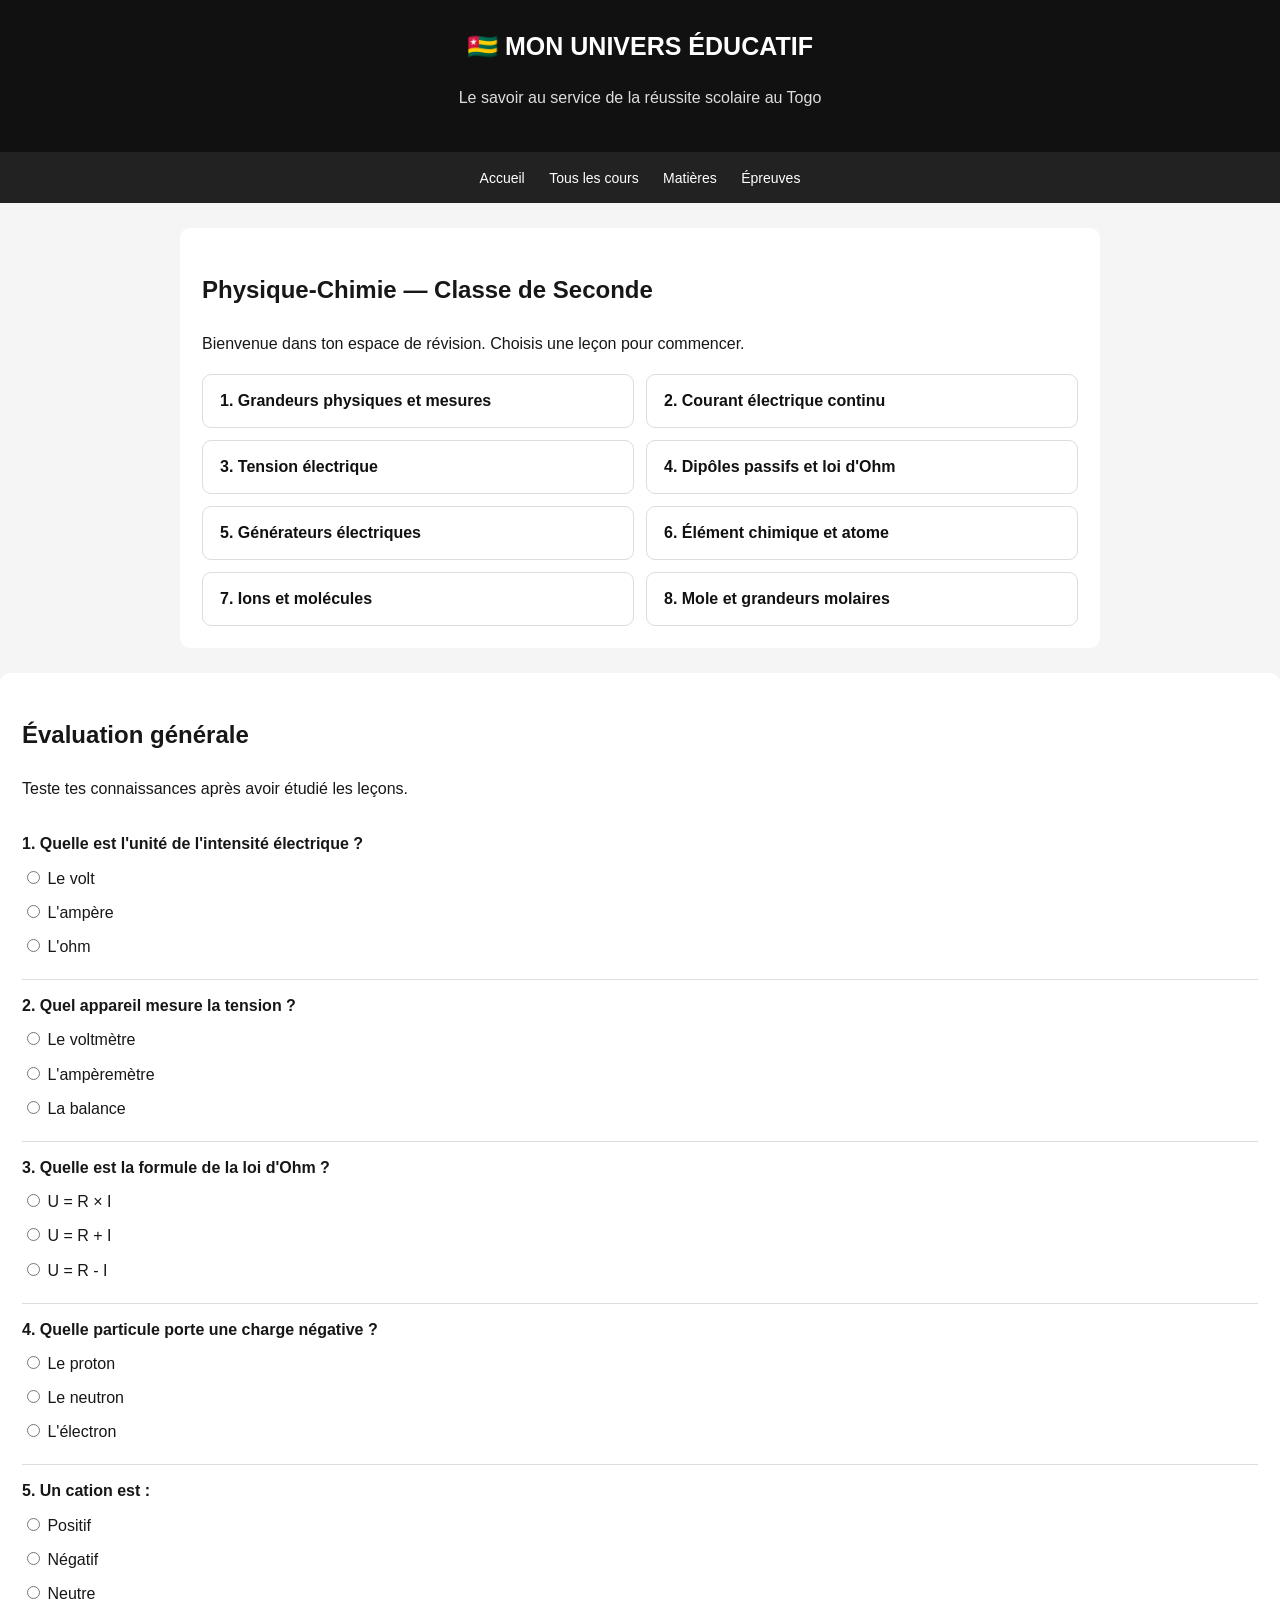
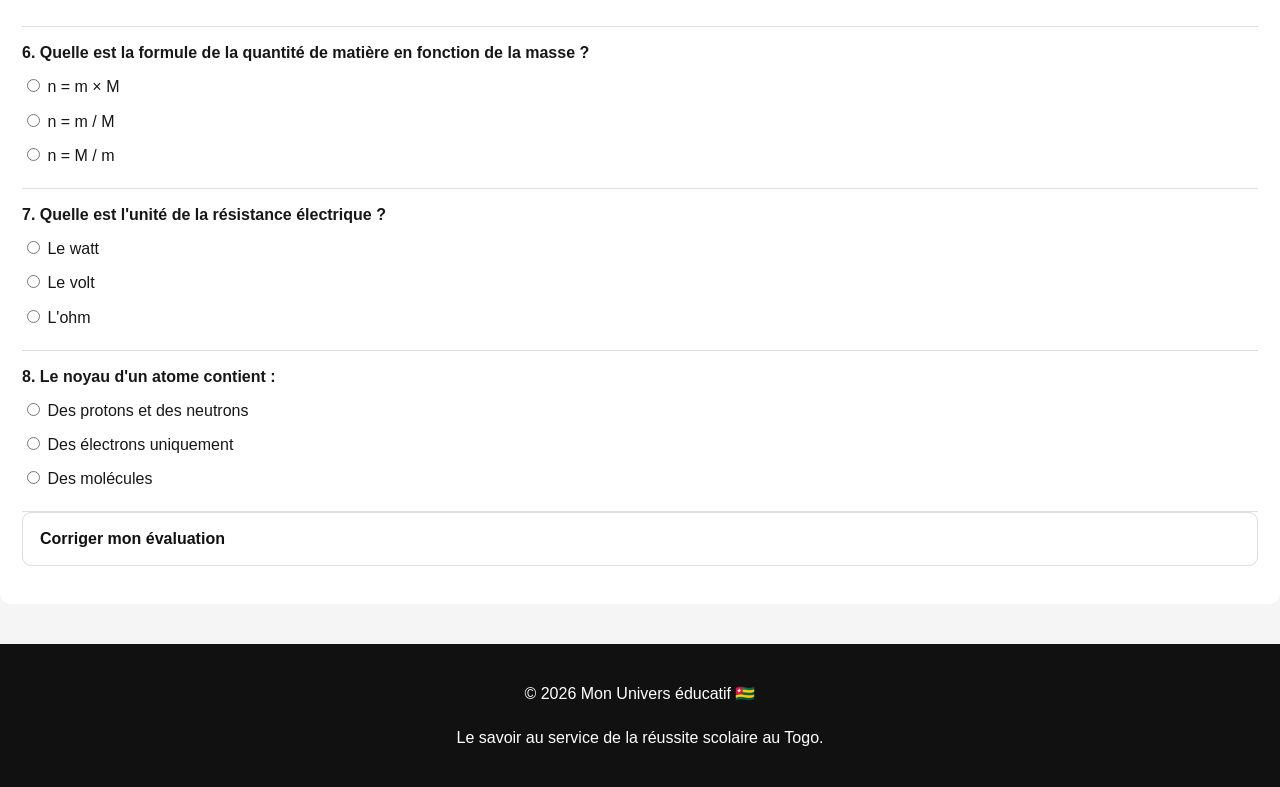
<file: physique-chimie.html>
<!DOCTYPE html>
<html lang="fr">
<head>
<meta charset="UTF-8">
<meta name="viewport" content="width=device-width, initial-scale=1">
<meta name="description" content="Cours de Physique-Chimie Seconde au Togo">
<title>Physique-Chimie | Mon Univers éducatif</title>
<style>
*{box-sizing:border-box}
body{margin:0;font-family:Arial,sans-serif;background:#f5f5f5;color:#171717;line-height:1.7}
header{background:#111;color:white;padding:25px 15px;text-align:center}
header h1{margin:0;font-size:25px}
header p{color:#ddd}
nav{background:#222;padding:12px;text-align:center}
nav a{color:white;text-decoration:none;margin:0 10px;font-size:14px}
main{max-width:950px;margin:25px auto;padding:0 15px}
.intro,.lesson,#evaluation{background:white;padding:22px;border-radius:10px;margin-bottom:20px}
.lesson-list{display:grid;grid-template-columns:1fr;gap:12px}
.lesson-button{width:100%;padding:17px;border:1px solid #ddd;border-radius:9px;background:white;color:#111;font-size:16px;font-weight:bold;text-align:left;cursor:pointer}
.lesson-button:hover{background:#eee}
.lesson{display:none}
.lesson.active{display:block}
.lesson h2{border-bottom:2px solid #222;padding-bottom:10px}
.definition{background:#f0f0f0;padding:14px;border-left:4px solid #222;margin:15px 0}
.example{background:#fafafa;border:1px solid #ddd;padding:14px;border-radius:7px;margin:15px 0}
.actions{display:flex;flex-wrap:wrap;gap:10px;margin:20px 0}
.actions button{border:0;background:#111;color:white;padding:12px 18px;border-radius:6px;cursor:pointer}
.question{border-bottom:1px solid #ddd;padding:12px 0}
.question label{display:block;margin:7px 0}
#resultat{font-weight:bold;margin-top:15px}
footer{background:#111;color:white;text-align:center;padding:20px;margin-top:40px}
@media(min-width:650px){.lesson-list{grid-template-columns:1fr 1fr}}
</style>
</head>
<body>

<header>
<h1>🇹🇬 MON UNIVERS ÉDUCATIF</h1>
<p>Le savoir au service de la réussite scolaire au Togo</p>
</header>

<nav>
<a href="index.html">Accueil</a>
<a href="cours.html">Tous les cours</a>
<a href="index.html#matieres">Matières</a>
<a href="index.html#epreuves">Épreuves</a>
</nav>

<main>
<section class="intro" id="sommaire">
<h2>Physique-Chimie — Classe de Seconde</h2>
<p>Bienvenue dans ton espace de révision. Choisis une leçon pour commencer.</p>

<div class="lesson-list">
<button class="lesson-button" onclick="ouvrirLecon(1)">1. Grandeurs physiques et mesures</button>
<button class="lesson-button" onclick="ouvrirLecon(2)">2. Courant électrique continu</button>
<button class="lesson-button" onclick="ouvrirLecon(3)">3. Tension électrique</button>
<button class="lesson-button" onclick="ouvrirLecon(4)">4. Dipôles passifs et loi d'Ohm</button>
<button class="lesson-button" onclick="ouvrirLecon(5)">5. Générateurs électriques</button>
<button class="lesson-button" onclick="ouvrirLecon(6)">6. Élément chimique et atome</button>
<button class="lesson-button" onclick="ouvrirLecon(7)">7. Ions et molécules</button>
<button class="lesson-button" onclick="ouvrirLecon(8)">8. Mole et grandeurs molaires</button>
</div>
</section>

<section class="lesson" id="lecon1">
<h2>Leçon 1 : Grandeurs physiques et mesures</h2>
<h3>1. Définition</h3>
<p>Une grandeur physique est une propriété que l'on peut mesurer. Elle s'exprime par une valeur numérique et une unité.</p>
<div class="definition"><strong>Exemple :</strong> 5 mètres : valeur 5, unité mètre (m).</div>
<h3>2. Quelques grandeurs physiques</h3>
<ul>
<li>Longueur : mètre (m)</li>
<li>Masse : kilogramme (kg)</li>
<li>Durée : seconde (s)</li>
<li>Température : kelvin (K)</li>
<li>Intensité : ampère (A)</li>
<li>Tension : volt (V)</li>
</ul>
<h3>3. Instruments de mesure</h3>
<ul>
<li>Règle graduée : longueur.</li>
<li>Balance : masse.</li>
<li>Chronomètre : durée.</li>
<li>Thermomètre : température.</li>
<li>Ampèremètre : intensité.</li>
<li>Voltmètre : tension.</li>
</ul>
<h3>4. Conversion des unités</h3>
<div class="example">1 km = 1 000 m<br>1 m = 100 cm<br>1 kg = 1 000 g<br>1 min = 60 s</div>
<h3>À retenir</h3>
<p>Toute mesure doit comporter une valeur et une unité adaptée.</p>
</section>

<section class="lesson" id="lecon2">
<h2>Leçon 2 : Courant électrique continu</h2>
<h3>1. Définition</h3>
<p>Le courant électrique est un déplacement ordonné de charges électriques dans un circuit.</p>
<h3>2. Sens du courant</h3>
<p>Le sens conventionnel du courant dans le circuit extérieur va de la borne positive vers la borne négative du générateur.</p>
<h3>3. Intensité du courant</h3>
<div class="definition">Symbole : I<br>Unité : ampère (A)<br>Instrument : ampèremètre.</div>
<h3>4. Mesure de l'intensité</h3>
<p>L'ampèremètre se branche en série dans le circuit.</p>
<div class="example">Si un ampèremètre indique 0,5 A, l'intensité du courant est de 0,5 ampère.</div>
<h3>5. Circuit en série et en dérivation</h3>
<p>Dans un circuit en série, l'intensité est la même en tout point.</p>
<p>Dans un circuit en dérivation, l'intensité principale est égale à la somme des intensités des branches.</p>
<div class="definition">Loi des nœuds : I = I₁ + I₂</div>
</section>

<section class="lesson" id="lecon3">
<h2>Leçon 3 : Tension électrique</h2>
<h3>1. Définition</h3>
<p>La tension électrique représente la différence de potentiel électrique entre deux points d'un circuit.</p>
<div class="definition">Symbole : U<br>Unité : volt (V)<br>Instrument : voltmètre.</div>
<h3>2. Mesure de la tension</h3>
<p>Le voltmètre se branche en dérivation aux bornes du dipôle.</p>
<h3>3. Tension dans un circuit en série</h3>
<p>La tension totale est égale à la somme des tensions aux bornes des dipôles.</p>
<div class="definition">U = U₁ + U₂</div>
<h3>4. Tension dans un circuit en dérivation</h3>
<p>La tension est la même aux bornes des dipôles branchés en dérivation.</p>
<div class="example">Si deux dipôles sont branchés en dérivation sous 6 V, chacun reçoit une tension de 6 V.</div>
</section>
</main>
</body>
  </html>
  
<!-- LEÇON 4 -->
<section class="lesson" id="lecon4">
<h2>Leçon 4 : Dipôles passifs et loi d'Ohm</h2>

<h3>1. Définition d'un dipôle</h3>
<p>Un dipôle est un composant électrique qui possède deux bornes.</p>

<h3>2. Dipôles passifs</h3>
<p>Un dipôle passif reçoit de l'énergie électrique. La résistance est un exemple de dipôle passif.</p>

<h3>3. Résistance électrique</h3>
<div class="definition">
Symbole : R<br>
Unité : ohm (Ω)<br>
Instrument : ohmmètre.
</div>

<h3>4. Loi d'Ohm</h3>
<p>Pour un conducteur ohmique, la tension est proportionnelle à l'intensité du courant qui le traverse.</p>

<div class="definition">
<strong>Formule :</strong><br>
U = R × I
</div>

<p>On peut également écrire :</p>
<ul>
<li>R = U / I</li>
<li>I = U / R</li>
</ul>

<div class="example">
<strong>Exemple :</strong><br>
Une résistance de 10 Ω est traversée par un courant de 2 A.<br>
U = R × I<br>
U = 10 × 2<br>
<strong>U = 20 V</strong>
</div>

<h3>5. Associations de résistances</h3>
<p>En série :</p>
<div class="definition">R = R₁ + R₂</div>
<p>Pour deux résistances en dérivation :</p>
<div class="definition">1/R = 1/R₁ + 1/R₂</div>
</section>

<!-- LEÇON 5 -->
<section class="lesson" id="lecon5">
<h2>Leçon 5 : Générateurs électriques</h2>

<h3>1. Définition</h3>
<p>Un générateur électrique est un dipôle capable de fournir de l'énergie électrique à un circuit.</p>

<h3>2. Exemples</h3>
<ul>
<li>La pile électrique.</li>
<li>La batterie.</li>
<li>La dynamo.</li>
<li>Le panneau photovoltaïque.</li>
</ul>

<h3>3. Caractéristiques d'un générateur</h3>
<p>On étudie notamment sa tension à vide et sa résistance interne lorsqu'il est modélisé par un générateur réel.</p>

<div class="definition">
U = E - rI<br>
E : force électromotrice en volts.<br>
r : résistance interne en ohms.<br>
I : intensité en ampères.
</div>

<h3>4. Point de fonctionnement</h3>
<p>Le point de fonctionnement correspond aux valeurs de tension et d'intensité compatibles avec le générateur et le récepteur associés.</p>

<h3>À retenir</h3>
<p>Un générateur alimente le circuit en énergie électrique. Ses caractéristiques influencent le fonctionnement des récepteurs.</p>
</section>

<!-- LEÇON 6 -->
<section class="lesson" id="lecon6">
<h2>Leçon 6 : Élément chimique et structure de l'atome</h2>

<h3>1. Définition de l'atome</h3>
<p>L'atome est une entité constituée d'un noyau central et d'électrons autour du noyau.</p>

<h3>2. Constitution de l'atome</h3>
<ul>
<li>Les protons portent une charge positive.</li>
<li>Les neutrons sont électriquement neutres.</li>
<li>Les électrons portent une charge négative.</li>
</ul>

<h3>3. Le noyau</h3>
<p>Le noyau contient les protons et les neutrons. Il concentre presque toute la masse de l'atome.</p>

<h3>4. Numéro atomique et nombre de masse</h3>
<div class="definition">
Z = nombre de protons.<br>
A = nombre de protons + nombre de neutrons.<br>
Nombre de neutrons = A - Z.
</div>

<div class="example">
<strong>Exemple :</strong><br>
Un atome possède Z = 6 et A = 12.<br>
Nombre de protons = 6.<br>
Nombre de neutrons = 12 - 6 = 6.<br>
Pour un atome neutre, le nombre d'électrons est également 6.
</div>

<h3>5. Élément chimique</h3>
<p>Un élément chimique est caractérisé par son numéro atomique Z. Tous les atomes d'un même élément possèdent le même nombre de protons.</p>
</section>

<!-- LEÇON 7 -->
<section class="lesson" id="lecon7">
<h2>Leçon 7 : Ions et molécules</h2>

<h3>1. Définition d'un ion</h3>
<p>Un ion est un atome ou un groupe d'atomes qui a gagné ou perdu un ou plusieurs électrons.</p>

<h3>2. Cation</h3>
<p>Un cation est un ion chargé positivement. Il résulte d'une perte d'électrons.</p>

<div class="example">
Exemple : Na → Na⁺ + e⁻
</div>

<h3>3. Anion</h3>
<p>Un anion est un ion chargé négativement. Il résulte d'un gain d'électrons.</p>

<div class="example">
Exemple : Cl + e⁻ → Cl⁻
</div>

<h3>4. Définition d'une molécule</h3>
<p>Une molécule est un assemblage électriquement neutre d'atomes liés entre eux.</p>

<h3>5. Exemples de molécules</h3>
<ul>
<li>H₂O : eau.</li>
<li>O₂ : dioxygène.</li>
<li>CO₂ : dioxyde de carbone.</li>
<li>H₂ : dihydrogène.</li>
</ul>

<h3>À retenir</h3>
<p>Un ion est chargé électriquement tandis qu'une molécule est électriquement neutre.</p>
</section>

<!-- LEÇON 8 -->
<section class="lesson" id="lecon8">
<h2>Leçon 8 : Mole et grandeurs molaires</h2>

<h3>1. Définition de la mole</h3>
<p>La mole est l'unité de quantité de matière. Elle permet de compter les entités microscopiques comme les atomes, les ions et les molécules.</p>

<div class="definition">
<strong>Constante d'Avogadro :</strong><br>
Nₐ = 6,02 × 10²³ mol⁻¹
</div>

<h3>2. Quantité de matière</h3>
<p>La quantité de matière est notée n et s'exprime en mole (mol).</p>

<div class="definition">
n = N / Nₐ
</div>

<p>N représente le nombre d'entités chimiques.</p>

<h3>3. Quantité de matière et masse</h3>

<div class="definition">
n = m / M
</div>

<ul>
<li>n : quantité de matière en mol.</li>
<li>m : masse en grammes (g).</li>
<li>M : masse molaire en g/mol.</li>
</ul>

<div class="example">
<strong>Exemple :</strong><br>
On possède 18 g d'eau. Sa masse molaire est M = 18 g/mol.<br>
n = m / M<br>
n = 18 / 18<br>
<strong>n = 1 mol</strong>
</div>

<h3>À retenir</h3>
<p>La mole facilite les calculs portant sur les très grandes quantités d'atomes, d'ions ou de molécules.</p>
  </section>
    
<!-- NAVIGATION DES LEÇONS -->
<div class="actions" id="navigationLecon" style="display:none">
  <button type="button" onclick="retourSommaire()">← Retour aux leçons</button>
  <button type="button" onclick="leconSuivante()">Leçon suivante →</button>
</div>

<!-- QUIZ -->
<section id="evaluation">
<h2>Évaluation générale</h2>
<p>Teste tes connaissances après avoir étudié les leçons.</p>

<form id="quiz">

<div class="question">
<strong>1. Quelle est l'unité de l'intensité électrique ?</strong>
<label><input type="radio" name="q1" value="a"> Le volt</label>
<label><input type="radio" name="q1" value="b"> L'ampère</label>
<label><input type="radio" name="q1" value="c"> L'ohm</label>
</div>

<div class="question">
<strong>2. Quel appareil mesure la tension ?</strong>
<label><input type="radio" name="q2" value="a"> Le voltmètre</label>
<label><input type="radio" name="q2" value="b"> L'ampèremètre</label>
<label><input type="radio" name="q2" value="c"> La balance</label>
</div>

<div class="question">
<strong>3. Quelle est la formule de la loi d'Ohm ?</strong>
<label><input type="radio" name="q3" value="a"> U = R × I</label>
<label><input type="radio" name="q3" value="b"> U = R + I</label>
<label><input type="radio" name="q3" value="c"> U = R - I</label>
</div>

<div class="question">
<strong>4. Quelle particule porte une charge négative ?</strong>
<label><input type="radio" name="q4" value="a"> Le proton</label>
<label><input type="radio" name="q4" value="b"> Le neutron</label>
<label><input type="radio" name="q4" value="c"> L'électron</label>
</div>

<div class="question">
<strong>5. Un cation est :</strong>
<label><input type="radio" name="q5" value="a"> Positif</label>
<label><input type="radio" name="q5" value="b"> Négatif</label>
<label><input type="radio" name="q5" value="c"> Neutre</label>
</div>

<div class="question">
<strong>6. Quelle est la formule de la quantité de matière en fonction de la masse ?</strong>
<label><input type="radio" name="q6" value="a"> n = m × M</label>
<label><input type="radio" name="q6" value="b"> n = m / M</label>
<label><input type="radio" name="q6" value="c"> n = M / m</label>
</div>

<div class="question">
<strong>7. Quelle est l'unité de la résistance électrique ?</strong>
<label><input type="radio" name="q7" value="a"> Le watt</label>
<label><input type="radio" name="q7" value="b"> Le volt</label>
<label><input type="radio" name="q7" value="c"> L'ohm</label>
</div>

<div class="question">
<strong>8. Le noyau d'un atome contient :</strong>
<label><input type="radio" name="q8" value="a"> Des protons et des neutrons</label>
<label><input type="radio" name="q8" value="b"> Des électrons uniquement</label>
<label><input type="radio" name="q8" value="c"> Des molécules</label>
</div>

<button type="submit" class="lesson-button">Corriger mon évaluation</button>
</form>

<p id="resultat"></p>
</section>

</main>

<footer>
<p>© 2026 Mon Univers éducatif 🇹🇬</p>
<p>Le savoir au service de la réussite scolaire au Togo.</p>
</footer>

<script>
"use strict";

let leconActuelle = 0;

function ouvrirLecon(numero) {
  const lecon = document.getElementById("lecon" + numero);

  if (!lecon) return;

  document.querySelectorAll(".lesson").forEach(function(element) {
    element.classList.remove("active");
  });

  document.getElementById("sommaire").style.display = "none";
  document.getElementById("evaluation").style.display = "none";

  lecon.classList.add("active");
  document.getElementById("navigationLecon").style.display = "flex";

  leconActuelle = numero;

  window.scrollTo({
    top: 0,
    behavior: "smooth"
  });
}

function retourSommaire() {
  document.querySelectorAll(".lesson").forEach(function(element) {
    element.classList.remove("active");
  });

  document.getElementById("sommaire").style.display = "block";
  document.getElementById("evaluation").style.display = "block";
  document.getElementById("navigationLecon").style.display = "none";

  leconActuelle = 0;

  window.scrollTo({
    top: 0,
    behavior: "smooth"
  });
}

function leconSuivante() {
  if (leconActuelle < 8) {
    ouvrirLecon(leconActuelle + 1);
  } else {
    retourSommaire();
  }
}

document.getElementById("quiz").addEventListener("submit", function(event) {
  event.preventDefault();

  const reponses = {
    q1: "b",
    q2: "a",
    q3: "a",
    q4: "c",
    q5: "a",
    q6: "b",
    q7: "c",
    q8: "a"
  };

  let score = 0;

  Object.keys(reponses).forEach(function(question) {
    const choix = document.querySelector(
      'input[name="' + question + '"]:checked'
    );

    if (choix && choix.value === reponses[question]) {
      score++;
    }
  });

  document.getElementById("resultat").textContent =
    "Ton résultat : " + score + " / 8. " +
    (score >= 6 ? "Bravo ! Continue ainsi." : "Relis les leçons et réessaie.");

  document.getElementById("resultat").scrollIntoView({
    behavior: "smooth",
    block: "center"
  });
});
</script>

</body>
  </html>
</file>
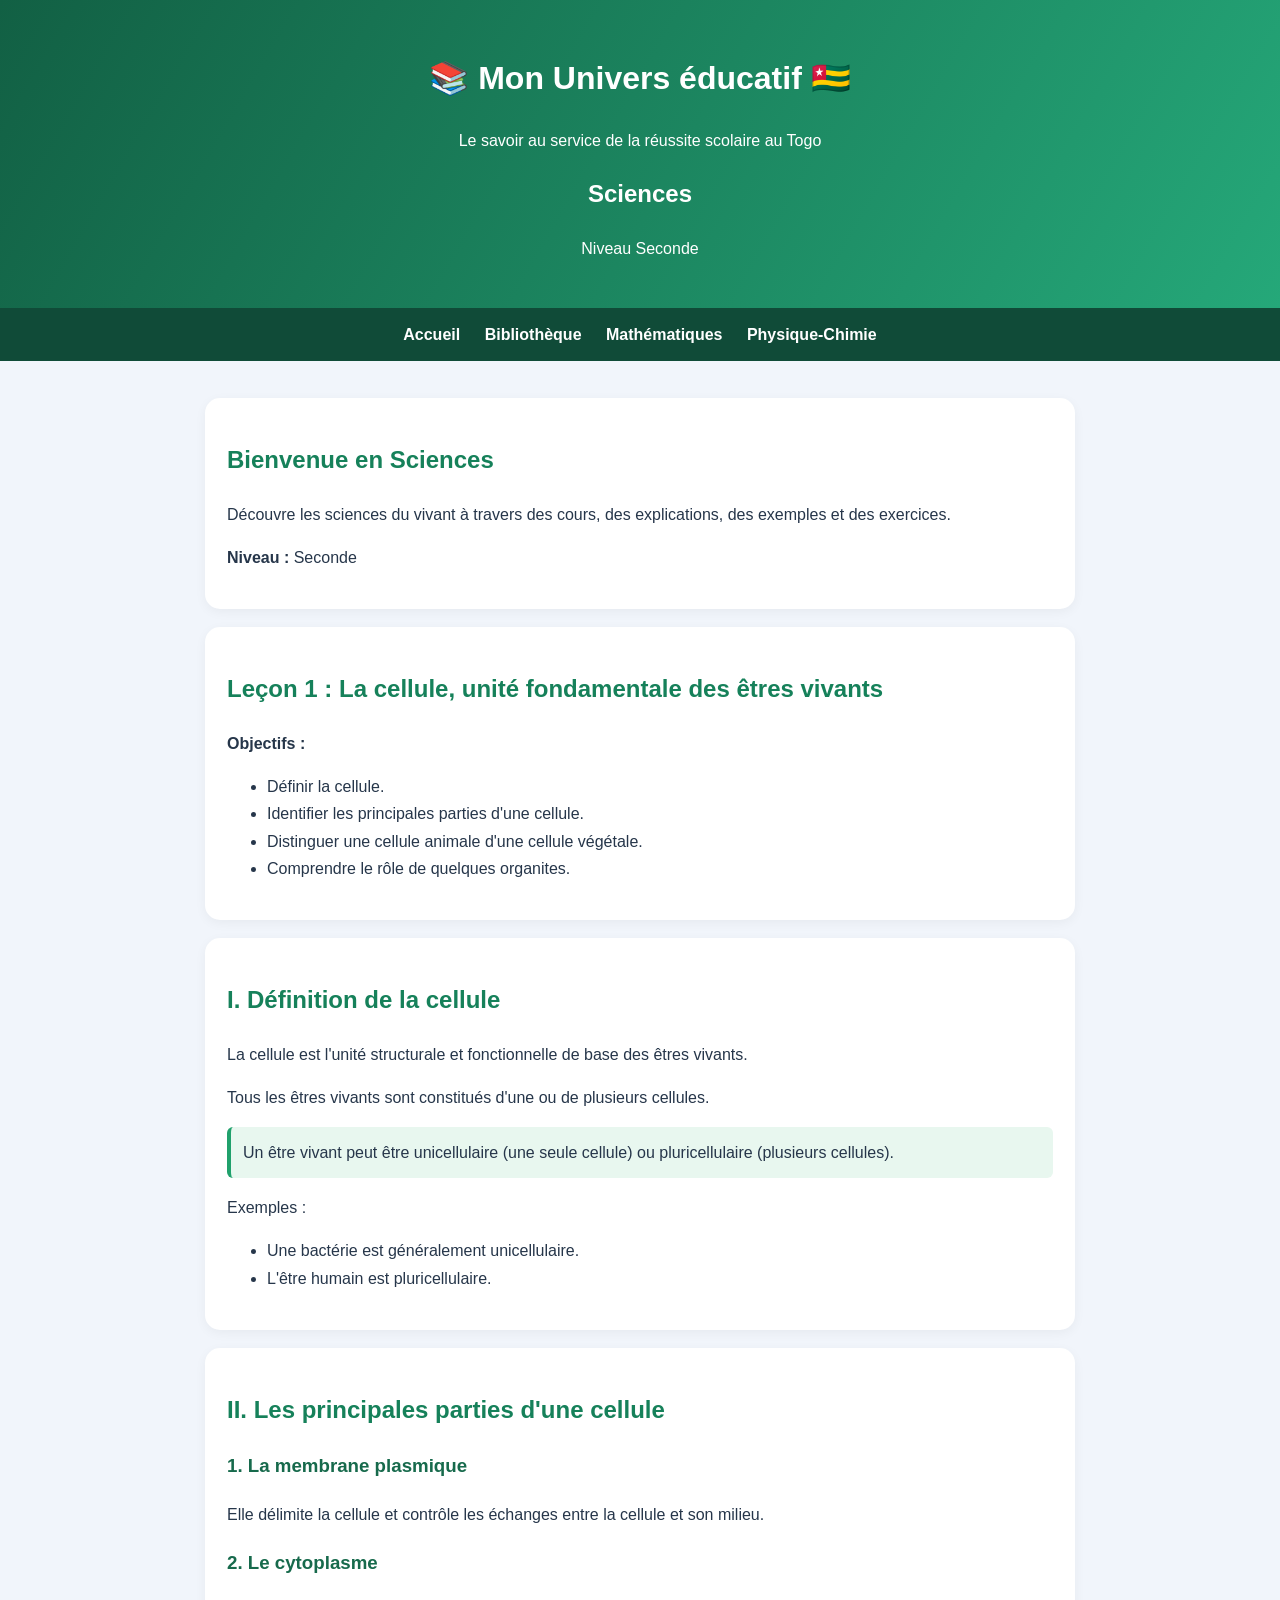
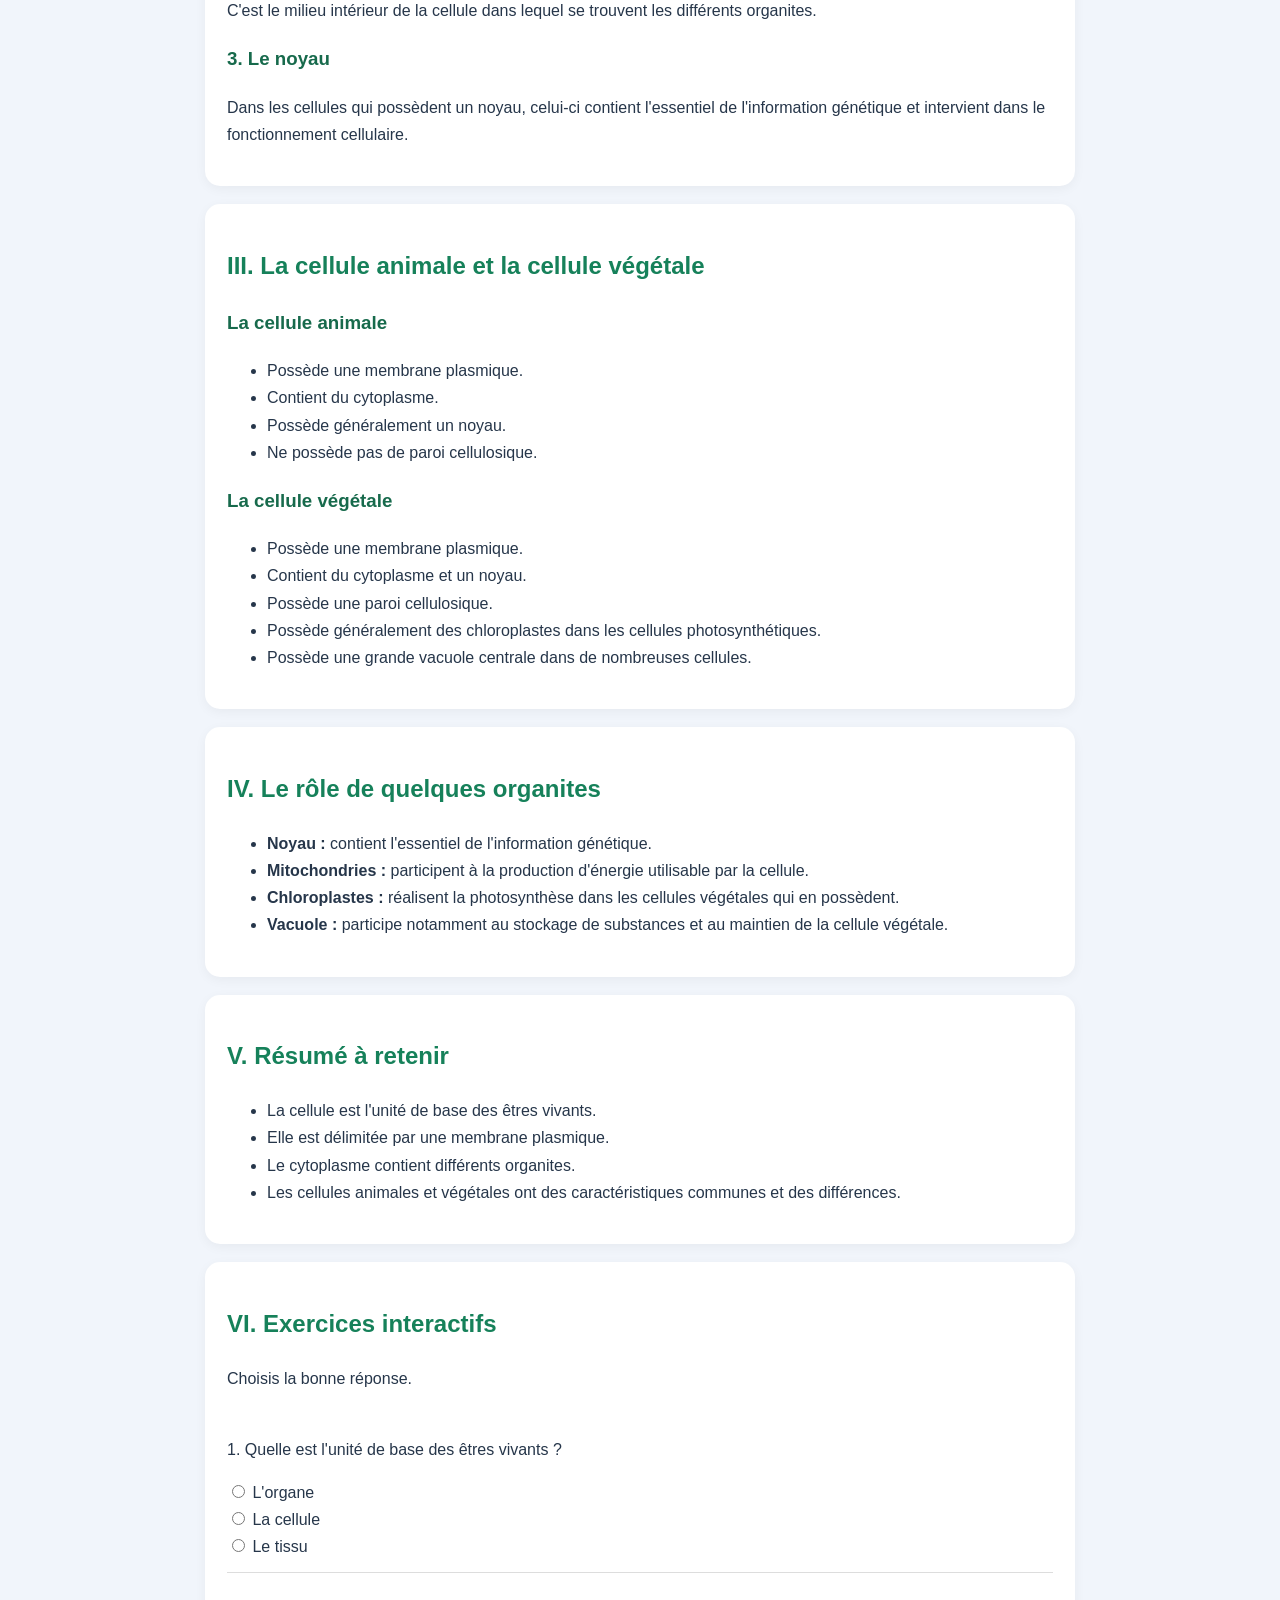
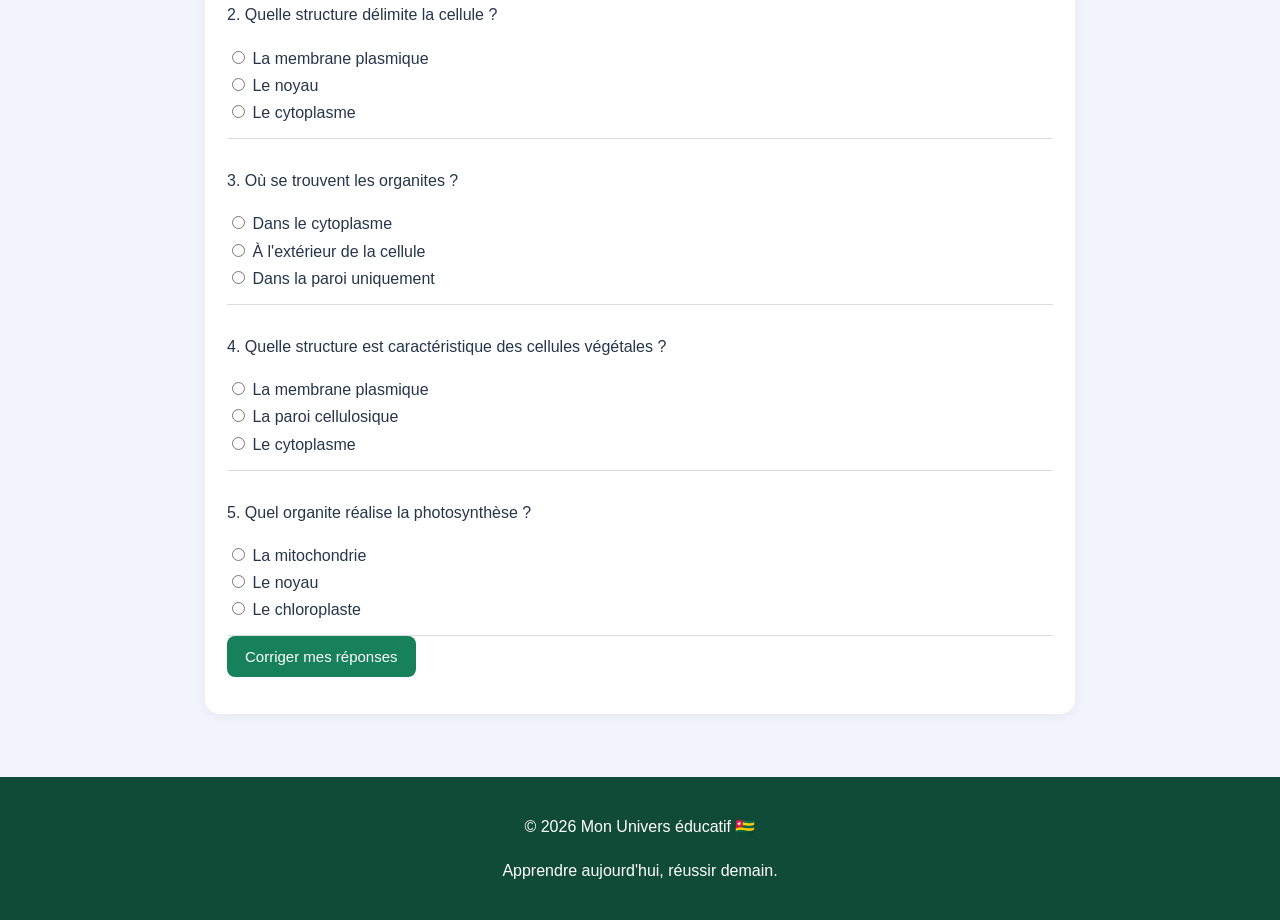
<file: sciences.html>
<!DOCTYPE html>
<html lang="fr">
<head>
<meta charset="UTF-8">
<meta name="viewport" content="width=device-width, initial-scale=1">
<title>Sciences Seconde | Mon Univers éducatif</title>
<style>
*{box-sizing:border-box}
body{
 margin:0;
 font-family:Arial,sans-serif;
 background:#f1f5fb;
 color:#26364a;
 line-height:1.7;
}
header{
 background:linear-gradient(120deg,#126044,#25a879);
 color:white;
 text-align:center;
 padding:30px 15px;
}
nav{
 background:#104b38;
 padding:13px;
 text-align:center;
}
nav a{
 color:white;
 text-decoration:none;
 margin:0 10px;
 font-weight:bold;
}
.container{
 max-width:900px;
 margin:22px auto;
 padding:15px;
}
.card{
 background:white;
 padding:22px;
 border-radius:15px;
 margin-bottom:18px;
 box-shadow:0 3px 12px #0000000c;
}
h2{color:#16815a}
h3{color:#176a4c}
.formule{
 background:#e8f7ef;
 padding:12px;
 border-left:4px solid #20a16c;
 border-radius:6px;
 margin:12px 0;
}
button{
 background:#16815a;
 color:white;
 border:0;
 border-radius:8px;
 padding:12px 18px;
 font-size:15px;
 cursor:pointer;
}
.question{
 padding:12px 0;
 border-bottom:1px solid #ddd;
}
.resultat{
 font-weight:bold;
 margin-top:15px;
}
footer{
 background:#104b38;
 color:white;
 text-align:center;
 padding:20px;
 margin-top:30px;
}
@media(max-width:550px){
 nav a{display:inline-block;margin:5px}
}
</style>
</head>
<body>

<header>
<h1>📚 Mon Univers éducatif 🇹🇬</h1>
<p>Le savoir au service de la réussite scolaire au Togo</p>
<h2 style="color:white">Sciences</h2>
<p>Niveau Seconde</p>
</header>

<nav>
<a href="index.html">Accueil</a>
<a href="cours.html">Bibliothèque</a>
<a href="mathematiques.html">Mathématiques</a>
<a href="physique-chimie.html">Physique-Chimie</a>
</nav>

<main class="container">

<section class="card">
<h2>Bienvenue en Sciences</h2>
<p>
Découvre les sciences du vivant à travers des cours,
des explications, des exemples et des exercices.
</p>
<p><b>Niveau :</b> Seconde</p>
</section>

<section class="card">
<h2>Leçon 1 : La cellule, unité fondamentale des êtres vivants</h2>
<p><b>Objectifs :</b></p>
<ul>
<li>Définir la cellule.</li>
<li>Identifier les principales parties d'une cellule.</li>
<li>Distinguer une cellule animale d'une cellule végétale.</li>
<li>Comprendre le rôle de quelques organites.</li>
</ul>
</section>

<section class="card">
<h2>I. Définition de la cellule</h2>
<p>
La cellule est l'unité structurale et fonctionnelle
de base des êtres vivants.
</p>
<p>
Tous les êtres vivants sont constitués d'une ou
de plusieurs cellules.
</p>
<div class="formule">
Un être vivant peut être unicellulaire
(une seule cellule) ou pluricellulaire
(plusieurs cellules).
</div>
<p>Exemples :</p>
<ul>
<li>Une bactérie est généralement unicellulaire.</li>
<li>L'être humain est pluricellulaire.</li>
</ul>
</section>

<section class="card">
<h2>II. Les principales parties d'une cellule</h2>

<h3>1. La membrane plasmique</h3>
<p>
Elle délimite la cellule et contrôle les échanges
entre la cellule et son milieu.
</p>

<h3>2. Le cytoplasme</h3>
<p>
C'est le milieu intérieur de la cellule dans lequel
se trouvent les différents organites.
</p>

<h3>3. Le noyau</h3>
<p>
Dans les cellules qui possèdent un noyau, celui-ci
contient l'essentiel de l'information génétique
et intervient dans le fonctionnement cellulaire.
</p>
</section>

<section class="card">
<h2>III. La cellule animale et la cellule végétale</h2>

<h3>La cellule animale</h3>
<ul>
<li>Possède une membrane plasmique.</li>
<li>Contient du cytoplasme.</li>
<li>Possède généralement un noyau.</li>
<li>Ne possède pas de paroi cellulosique.</li>
</ul>

<h3>La cellule végétale</h3>
<ul>
<li>Possède une membrane plasmique.</li>
<li>Contient du cytoplasme et un noyau.</li>
<li>Possède une paroi cellulosique.</li>
<li>Possède généralement des chloroplastes dans les cellules photosynthétiques.</li>
<li>Possède une grande vacuole centrale dans de nombreuses cellules.</li>
</ul>
</section>

<section class="card">
<h2>IV. Le rôle de quelques organites</h2>
<ul>
<li><b>Noyau :</b> contient l'essentiel de l'information génétique.</li>
<li><b>Mitochondries :</b> participent à la production d'énergie utilisable par la cellule.</li>
<li><b>Chloroplastes :</b> réalisent la photosynthèse dans les cellules végétales qui en possèdent.</li>
<li><b>Vacuole :</b> participe notamment au stockage de substances et au maintien de la cellule végétale.</li>
</ul>
</section>

<section class="card">
<h2>V. Résumé à retenir</h2>
<ul>
<li>La cellule est l'unité de base des êtres vivants.</li>
<li>Elle est délimitée par une membrane plasmique.</li>
<li>Le cytoplasme contient différents organites.</li>
<li>Les cellules animales et végétales ont des caractéristiques communes et des différences.</li>
</ul>
</section>

<section class="card">
<h2>VI. Exercices interactifs</h2>
<p>Choisis la bonne réponse.</p>

<div class="question">
<p>1. Quelle est l'unité de base des êtres vivants ?</p>
<label><input type="radio" name="q1" value="a"> L'organe</label><br>
<label><input type="radio" name="q1" value="b"> La cellule</label><br>
<label><input type="radio" name="q1" value="c"> Le tissu</label>
</div>

<div class="question">
<p>2. Quelle structure délimite la cellule ?</p>
<label><input type="radio" name="q2" value="a"> La membrane plasmique</label><br>
<label><input type="radio" name="q2" value="b"> Le noyau</label><br>
<label><input type="radio" name="q2" value="c"> Le cytoplasme</label>
</div>

<div class="question">
<p>3. Où se trouvent les organites ?</p>
<label><input type="radio" name="q3" value="a"> Dans le cytoplasme</label><br>
<label><input type="radio" name="q3" value="b"> À l'extérieur de la cellule</label><br>
<label><input type="radio" name="q3" value="c"> Dans la paroi uniquement</label>
</div>

<div class="question">
<p>4. Quelle structure est caractéristique des cellules végétales ?</p>
<label><input type="radio" name="q4" value="a"> La membrane plasmique</label><br>
<label><input type="radio" name="q4" value="b"> La paroi cellulosique</label><br>
<label><input type="radio" name="q4" value="c"> Le cytoplasme</label>
</div>

<div class="question">
<p>5. Quel organite réalise la photosynthèse ?</p>
<label><input type="radio" name="q5" value="a"> La mitochondrie</label><br>
<label><input type="radio" name="q5" value="b"> Le noyau</label><br>
<label><input type="radio" name="q5" value="c"> Le chloroplaste</label>
</div>

<button onclick="corriger()">Corriger mes réponses</button>
<div id="resultat" class="resultat"></div>
</section>

</main>

<footer>
<p>© 2026 Mon Univers éducatif 🇹🇬</p>
<p>Apprendre aujourd'hui, réussir demain.</p>
</footer>

<script>
function corriger(){
 const reponses={
 q1:"b",
 q2:"a",
 q3:"a",
 q4:"b",
 q5:"c"
 };

 let score=0;

 for(let q in reponses){
  const choix=document.querySelector(
   'input[name="'+q+'"]:checked'
  );
  if(choix && choix.value===reponses[q]){
   score++;
  }
 }

 document.getElementById("resultat").innerHTML=
 "Ton résultat : "+score+"/5"+
 "<br>"+(score===5?
 "Excellent travail !":
 "Continue à réviser et à progresser !");
}
</script>

</body>
  </html>
</file>
<file: style.css>
/* MON UNIVERS ÉDUCATIF - DESIGN NOIR ET BLANC */

:root {
  --black: #111111;
  --white: #ffffff;
  --gray: #f4f4f4;
  --text: #333333;
  --muted: #777777;
}

* {
  margin: 0;
  padding: 0;
  box-sizing: border-box;
}

html {
  scroll-behavior: smooth;
}

body {
  font-family: Arial, sans-serif;
  background: var(--white);
  color: var(--text);
  line-height: 1.6;
}

header {
  background: var(--white);
  color: var(--black);
  padding: 20px 7%;
  border-bottom: 1px solid #eeeeee;
}

nav {
  display: flex;
  justify-content: space-between;
  align-items: center;
  flex-wrap: wrap;
  gap: 15px;
}

nav a {
  color: var(--black);
  text-decoration: none;
  margin: 0 10px;
  font-weight: 600;
}

nav a:hover {
  text-decoration: underline;
}

h1, h2, h3 {
  color: var(--black);
  line-height: 1.2;
}

section {
  padding: 65px 7%;
}

button, .btn {
  background: var(--black);
  color: var(--white);
  border: 1px solid var(--black);
  padding: 13px 24px;
  border-radius: 5px;
  cursor: pointer;
  text-decoration: none;
  display: inline-block;
}

button:hover, .btn:hover {
  background: var(--white);
  color: var(--black);
}

input, select, textarea {
  padding: 12px;
  border: 1px solid #cccccc;
  border-radius: 5px;
  max-width: 100%;
}

.card {
  background: var(--white);
  border: 1px solid #e5e5e5;
  border-radius: 10px;
  padding: 22px;
  box-shadow: 0 4px 15px rgba(0,0,0,0.04);
  margin: 12px 0;
}

img {
  max-width: 100%;
  height: auto;
}

footer {
  background: var(--black);
  color: var(--white);
  text-align: center;
  padding: 30px 7%;
}

footer a {
  color: var(--white);
}

@media (max-width: 600px) {
  header {
    padding: 16px 5%;
  }

  nav {
    justify-content: center;
  }

  nav a {
    margin: 5px;
  }

  section {
    padding: 40px 5%;
  }
  }

/* =================================
   NOUVELLE IDENTITE VISUELLE
   MON UNIVERS EDUCATIF
================================= */

:root {
  --noir: #111111;
  --blanc: #ffffff;
  --gris: #f5f5f5;
  --gris-texte: #666666;
  --bordure: #e8e8e8;
}

body {
  background: var(--blanc);
  color: var(--noir);
  font-family: Arial, sans-serif;
}

/* EN-TETE */

.entete {
  background: white;
  text-align: center;
  padding: 25px 15px;
  border-bottom: 1px solid var(--bordure);
}

.logo {
  color: var(--noir);
  font-size: 22px;
  font-weight: 800;
  text-decoration: none;
  letter-spacing: 1px;
}

/* NAVIGATION */

.navigation {
  background: white;
  display: flex;
  justify-content: center;
  flex-wrap: wrap;
  gap: 30px;
  padding: 18px;
  border-bottom: 1px solid var(--bordure);
  position: sticky;
  top: 0;
  z-index: 100;
}

.navigation a {
  color: var(--noir);
  font-weight: 600;
  text-decoration: none;
}

.navigation a:hover {
  text-decoration: underline;
}

/* ACCUEIL */

.hero {
  min-height: 480px;
  padding: 80px 8%;
  display: grid;
  grid-template-columns: 1fr 1fr;
  align-items: center;
  gap: 35px;
  background: #f5f5f5;
}

.hero-contenu {
  max-width: 600px;
}

.etiquette,
.titre-section span {
  font-size: 12px;
  font-weight: 800;
  letter-spacing: 2px;
}

.hero h1 {
  font-size: clamp(36px, 5vw, 58px);
  line-height: 1.12;
  margin: 20px 0;
}

.hero p {
  color: #555;
  font-size: 17px;
  margin-bottom: 25px;
}

.hero-boutons {
  display: flex;
  flex-wrap: wrap;
  gap: 12px;
}

.bouton-principal,
.bouton-secondaire {
  display: inline-block;
  padding: 14px 22px;
  border-radius: 5px;
  text-decoration: none;
  font-weight: bold;
  transition: 0.25s;
}

.bouton-principal {
  background: #111;
  color: white;
  border: 1px solid #111;
}

.bouton-secondaire {
  background: white;
  color: #111;
  border: 1px solid #111;
}

.bouton-principal:hover {
  background: white;
  color: black;
}

.bouton-secondaire:hover {
  background: black;
  color: white;
}

/* IMAGE D'ACCUEIL */

.hero-image {
  min-height: 340px;
  background: linear-gradient(135deg, #222, #555);
  border-radius: 12px;
  display: flex;
  align-items: end;
  padding: 30px;
  color: white;
  overflow: hidden;
}

.hero-image h2 {
  color: white;
  font-size: 30px;
  margin: 10px 0;
}

.hero-image p {
  color: #eee;
}

.image-texte span {
  font-size: 12px;
  letter-spacing: 3px;
  font-weight: bold;
}

/* STATISTIQUES */

.statistiques {
  display: grid;
  grid-template-columns: repeat(3, 1fr);
  gap: 20px;
  padding: 35px 7%;
}

.stat-carte {
  text-align: center;
  background: white;
  padding: 25px;
  border: 1px solid var(--bordure);
  border-radius: 10px;
}

.stat-carte strong {
  font-size: 32px;
}

/* TITRES */

.section {
  padding: 75px 7%;
}

.titre-section {
  text-align: center;
  margin-bottom: 40px;
}

.titre-section h2 {
  font-size: 35px;
  margin: 12px 0;
}

.titre-section p {
  color: var(--gris-texte);
}

/* MATIERES */

.grille-matieres,
.cours-container {
  display: grid;
  grid-template-columns: repeat(3, 1fr);
  gap: 22px;
}

.matiere,
.cours-carte {
  background: white;
  padding: 28px;
  border: 1px solid var(--bordure);
  border-radius: 10px;
  transition: 0.3s;
}

.matiere:hover,
.cours-carte:hover {
  transform: translateY(-5px);
  box-shadow: 0 10px 25px #00000010;
}

.icone {
  font-size: 25px;
  font-weight: 800;
  margin-bottom: 20px;
}

.matiere h3,
.cours-carte h3 {
  margin-bottom: 12px;
}

.matiere p,
.cours-carte p {
  color: var(--gris-texte);
  margin-bottom: 18px;
}

.matiere a,
.cours-carte a {
  color: black;
  font-weight: bold;
  text-decoration: none;
}

/* EPREUVES */

.epreuves-section {
  background: #f6f6f6;
}

.recherche {
  display: grid;
  grid-template-columns: 2fr 1fr 1fr 1fr;
  gap: 12px;
  max-width: 1000px;
  margin: auto;
}

.recherche input,
.recherche select {
  width: 100%;
  padding: 14px;
  border: 1px solid #ddd;
  background: white;
  border-radius: 6px;
  font-size: 14px;
}

.grille-epreuves {
  display: grid;
  grid-template-columns: repeat(auto-fit, minmax(220px, 1fr));
  gap: 20px;
  margin-top: 30px;
}

/* PIED DE PAGE */

footer {
  background: #111;
  color: white;
  padding: 45px 20px;
  text-align: center;
}

footer h3 {
  color: white;
  margin-bottom: 15px;
}

footer a {
  color: white;
  display: inline-block;
  margin: 15px;
}

/* TELEPHONES */

@media (max-width: 768px) {

  .hero {
    grid-template-columns: 1fr;
    padding: 45px 6%;
  }

  .hero-image {
    min-height: 250px;
  }

  .statistiques {
    grid-template-columns: 1fr;
  }

  .grille-matieres,
  .cours-container {
    grid-template-columns: 1fr;
  }

  .recherche {
    grid-template-columns: 1fr;
  }

  .titre-section h2 {
    font-size: 28px;
  }

  .navigation {
    gap: 15px;
  }

  .section {
    padding: 45px 5%;
  }
}
</file>
